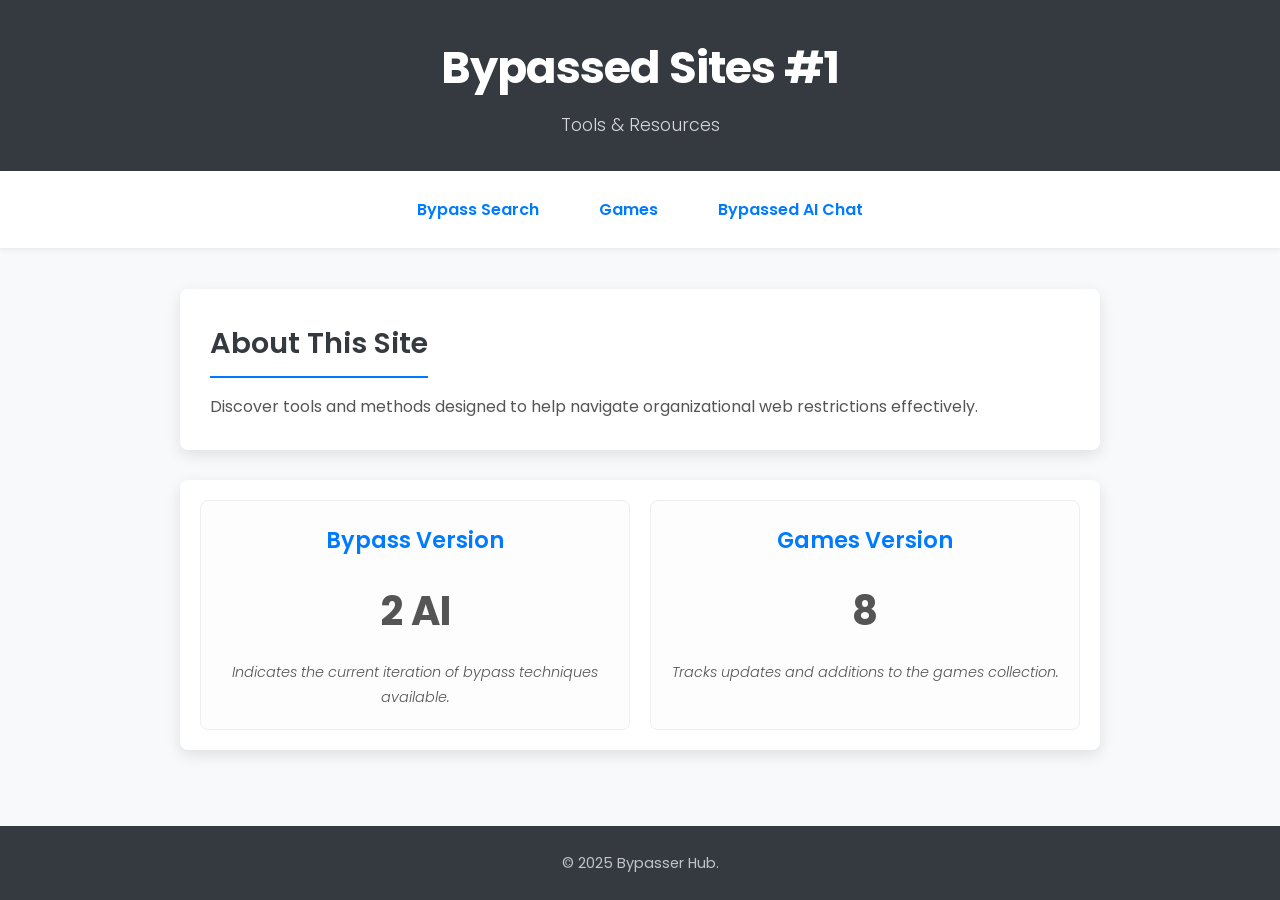
<file: index.html>
<!DOCTYPE html>
<html lang="en">

<head>
    <meta charset="UTF-8">
    <meta name="viewport" content="width=device-width, initial-scale=1.0">
    <meta http-equiv="X-UA-Compatible" content="IE=edge">
    <title>Bypasser Hub</title>
    <!-- Import Google Font -->
    <link rel="preconnect" href="https://fonts.googleapis.com">
    <link rel="preconnect" href="https://fonts.gstatic.com" crossorigin>
    <link href="https://fonts.googleapis.com/css2?family=Poppins:wght@300;400;600;700&display=swap" rel="stylesheet">
    <link rel="stylesheet" href="modern-style.css"> <!-- Link to the new CSS -->
</head>

<body>

    <header class="site-header">
        <div class="container">
            <h1>Bypassed Sites #1</h1>
            <p class="subtitle">Tools & Resources</p>
        </div>
    </header>

    <nav class="main-nav">
        <div class="container">
            <a href="BypassMethods/specialSearchEngine.html" target="_blank">Bypass Search</a>
            <a href="Games.html">Games</a>
            <a href="https://deepai.org/chat" target="_blank">Bypassed AI Chat</a>
        </div>
    </nav>

    <main class="content-area">
        <div class="container">
            <section class="content-section">
                <h2>About This Site</h2>
                <p>Discover tools and methods designed to help navigate organizational web restrictions effectively.</p>
            </section>

            <section class="content-section info-card">
                 <div class="info-card-item">
                    <h2>Bypass Version</h2>
                    <p class="version-number">2 AI</p>
                    <p class="subtext">Indicates the current iteration of bypass techniques available.</p>
                 </div>
                 <div class="info-card-item">
                    <h2>Games Version</h2>
                    <p class="version-number">8</p>
                    <p class="subtext">Tracks updates and additions to the games collection.</p>
                 </div>
            </section>
        </div>
    </main>

    <footer class="site-footer">
        <div class="container">
            <p>© 2025 Bypasser Hub.</p>
        </div>
    </footer>

</body>
</html>
</file>
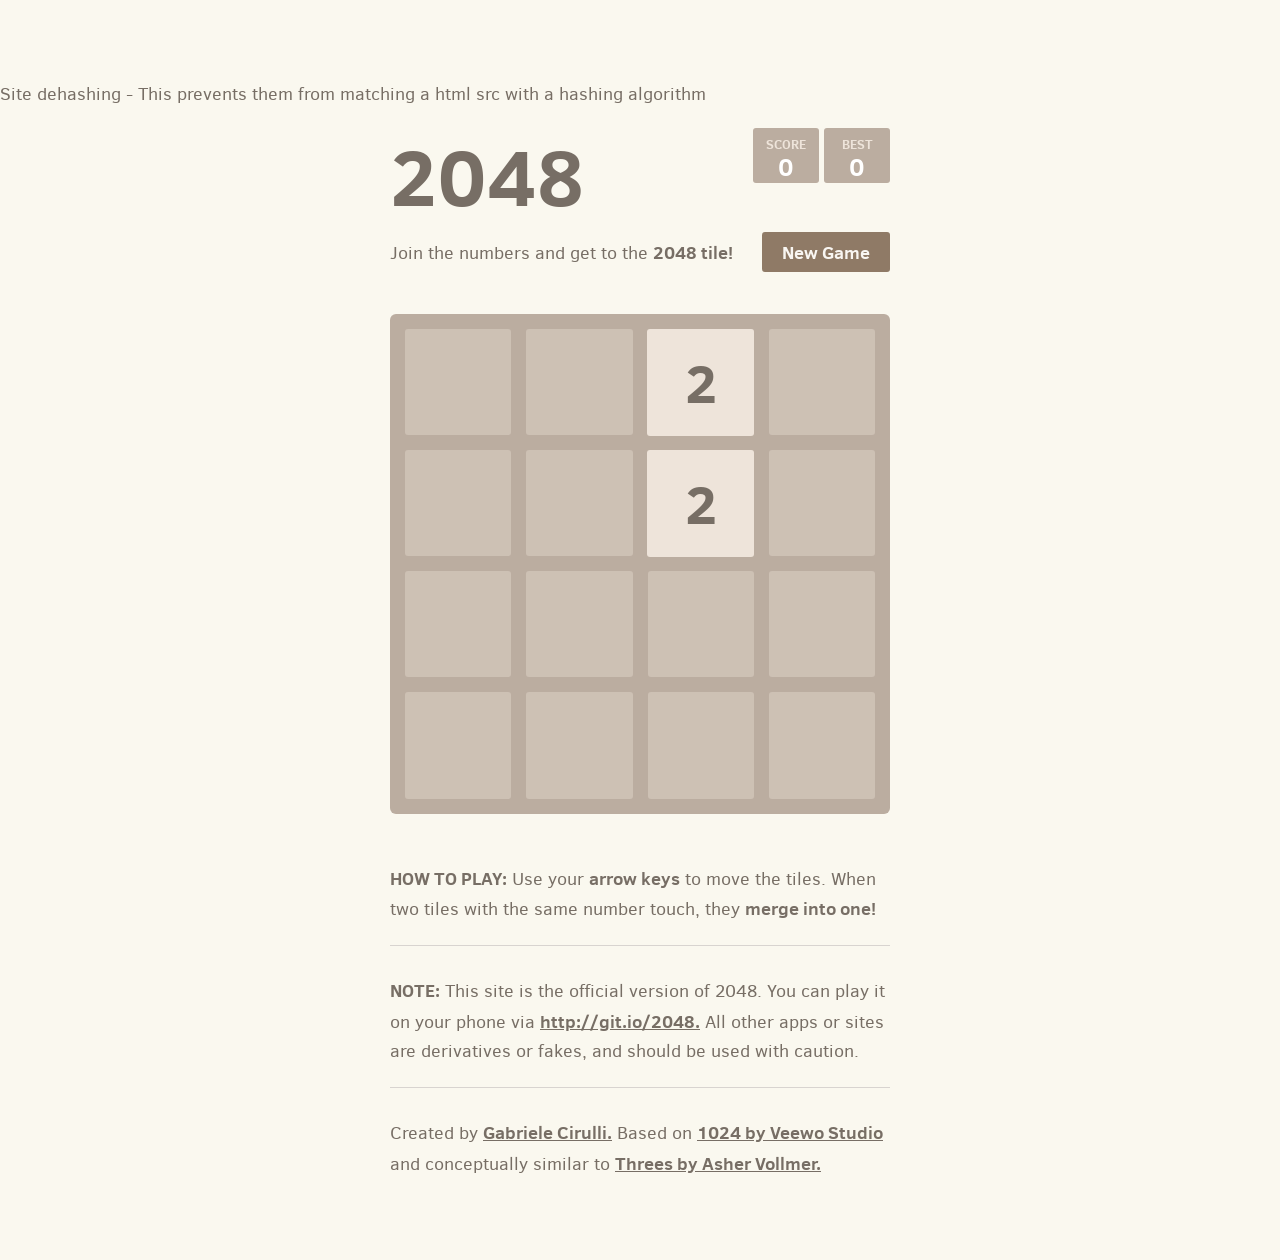
<file: Games/A/index.html>
<!DOCTYPE html>
<html>
<head>
  <meta charset="utf-8">
  <title>#######</title>

  <link href="style/main.css" rel="stylesheet" type="text/css">
  <link rel="apple-touch-icon" href="meta/apple-touch-icon.png">
  <link rel="apple-touch-startup-image" href="meta/apple-touch-startup-image-640x1096.png" media="(device-width: 320px) and (device-height: 568px) and (-webkit-device-pixel-ratio: 2)"> <!-- iPhone 5+ -->
  <link rel="apple-touch-startup-image" href="meta/apple-touch-startup-image-640x920.png"  media="(device-width: 320px) and (device-height: 480px) and (-webkit-device-pixel-ratio: 2)"> <!-- iPhone, retina -->
  <meta name="apple-mobile-web-app-capable" content="yes">
  <meta name="apple-mobile-web-app-status-bar-style" content="black">

  <meta name="HandheldFriendly" content="True">
  <meta name="MobileOptimized" content="320">
  <meta name="viewport" content="width=device-width, target-densitydpi=160dpi, initial-scale=1.0, maximum-scale=1, user-scalable=no, minimal-ui">
</head>
<body>
  <p>Site dehashing - This prevents them from matching a html src with a hashing algorithm</p>
  <div class="container">
    <div class="heading">
      <h1 class="title">2048</h1>
      <div class="scores-container">
        <div class="score-container">0</div>
        <div class="best-container">0</div>
      </div>
    </div>

    <div class="above-game">
      <p class="game-intro">Join the numbers and get to the <strong>2048 tile!</strong></p>
      <a class="restart-button">New Game</a>
    </div>

    <div class="game-container">
      <div class="game-message">
        <p></p>
        <div class="lower">
	        <a class="keep-playing-button">Keep going</a>
          <a class="retry-button">Try again</a>
        </div>
      </div>

      <div class="grid-container">
        <div class="grid-row">
          <div class="grid-cell"></div>
          <div class="grid-cell"></div>
          <div class="grid-cell"></div>
          <div class="grid-cell"></div>
        </div>
        <div class="grid-row">
          <div class="grid-cell"></div>
          <div class="grid-cell"></div>
          <div class="grid-cell"></div>
          <div class="grid-cell"></div>
        </div>
        <div class="grid-row">
          <div class="grid-cell"></div>
          <div class="grid-cell"></div>
          <div class="grid-cell"></div>
          <div class="grid-cell"></div>
        </div>
        <div class="grid-row">
          <div class="grid-cell"></div>
          <div class="grid-cell"></div>
          <div class="grid-cell"></div>
          <div class="grid-cell"></div>
        </div>
      </div>

      <div class="tile-container">

      </div>
    </div>

    <p class="game-explanation">
      <strong class="important">How to play:</strong> Use your <strong>arrow keys</strong> to move the tiles. When two tiles with the same number touch, they <strong>merge into one!</strong>
    </p>
    <hr>
    <p>
    <strong class="important">Note:</strong> This site is the official version of 2048. You can play it on your phone via <a href="http://git.io/2048">http://git.io/2048.</a> All other apps or sites are derivatives or fakes, and should be used with caution.
    </p>
    <hr>
    <p>
    Created by <a href="http://gabrielecirulli.com" target="_blank">Gabriele Cirulli.</a> Based on <a href="https://itunes.apple.com/us/app/1024!/id823499224" target="_blank">1024 by Veewo Studio</a> and conceptually similar to <a href="http://asherv.com/threes/" target="_blank">Threes by Asher Vollmer.</a>
    </p>
  </div>

  <script src="js/bind_polyfill.js"></script>
  <script src="js/classlist_polyfill.js"></script>
  <script src="js/animframe_polyfill.js"></script>
  <script src="js/keyboard_input_manager.js"></script>
  <script src="js/html_actuator.js"></script>
  <script src="js/grid.js"></script>
  <script src="js/tile.js"></script>
  <script src="js/local_storage_manager.js"></script>
  <script src="js/game_manager.js"></script>
  <script src="js/application.js"></script>
</body>
</html>
</file>
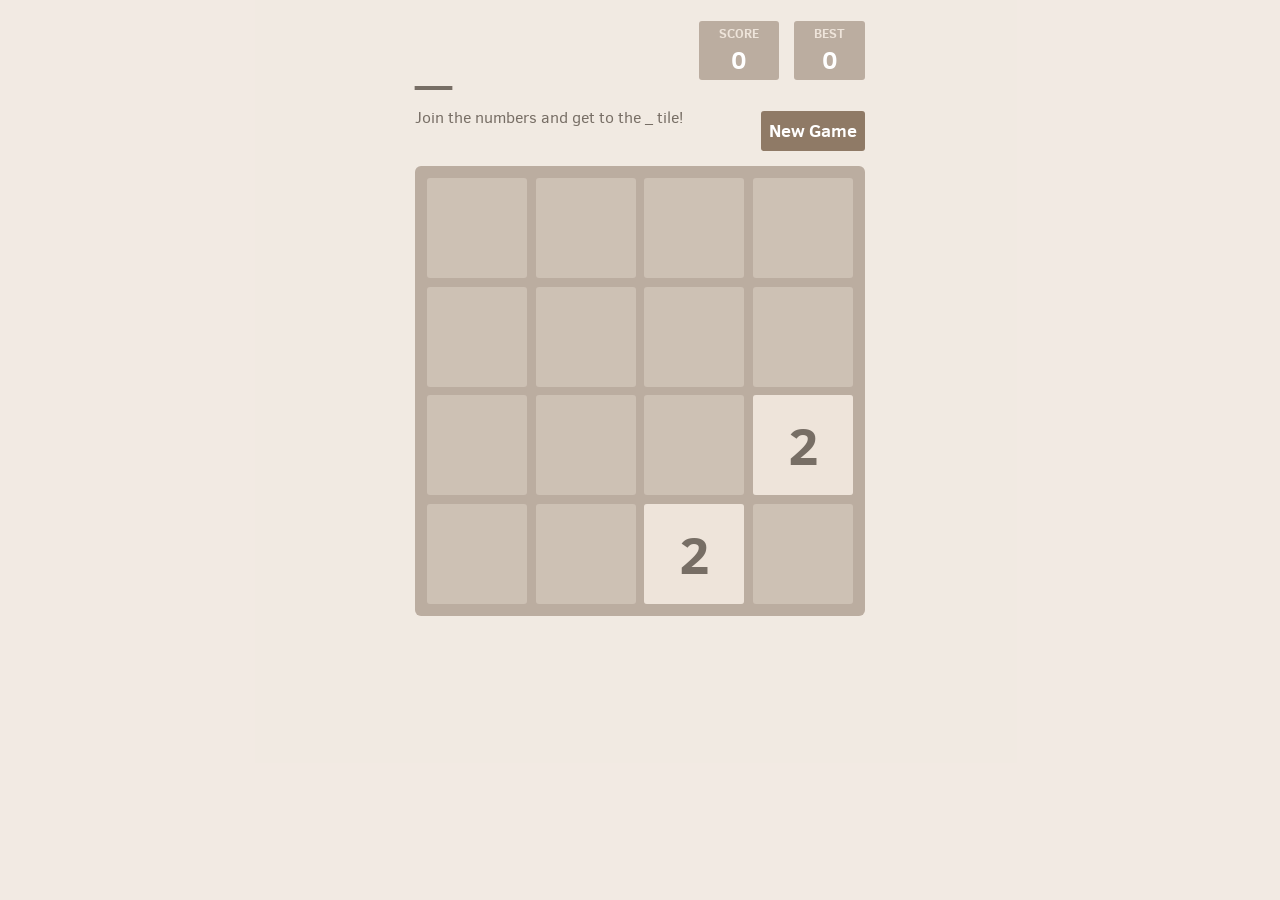
<file: Games/A2/index.html>
<!DOCTYPE html>
<html lang="en">

<head>
    <meta charset="UTF-8">
    <meta name="viewport" content="width=device-width, initial-scale=1.0">
    <meta http-equiv="X-UA-Compatible" content="ie=edge">
    <link rel="stylesheet" href="css/keyframes.css">
    <link rel="stylesheet" href="css/style.css">
    <link rel="stylesheet" href="css/media.css">
    <link rel="shortcut icon" href="./favicon.ico">
    <title>_</title>
</head>

<body>
    <div class="container">
        <div class="heading">
            <h1 class="title">
                <a href="">_</a>
            </h1>
            <div class="scores-container">
                <div class="score-container">
                    <p class="title">SCORE</p>
                    <P class="score">0</P>
                    <div class="score-addition">
                        +4
                    </div>
                </div>
                <div class="best-container">
                    <p class="title">BEST</p>
                    <P class="score">66666</P>
                </div>
            </div>
        </div>
        <div class="game-intro">
            <a href="" class="restart-btn">New Game</a>
            <h2 class="subtitle">
            </h2>
            <p class="above-game">
                Join the numbers and get to the <strong>_</strong> tile!
            </p>
        </div>
        <div class="game-container">
            <div class="grid-container">
                <div class="grid-row">
                    <div class="grid-cell"></div>
                    <div class="grid-cell"></div>
                    <div class="grid-cell"></div>
                    <div class="grid-cell"></div>
                </div>
                <div class="grid-row">
                    <div class="grid-cell"></div>
                    <div class="grid-cell"></div>
                    <div class="grid-cell"></div>
                    <div class="grid-cell"></div>
                </div>
                <div class="grid-row">
                    <div class="grid-cell"></div>
                    <div class="grid-cell"></div>
                    <div class="grid-cell"></div>
                    <div class="grid-cell"></div>
                </div>
                <div class="grid-row">
                    <div class="grid-cell"></div>
                    <div class="grid-cell"></div>
                    <div class="grid-cell"></div>
                    <div class="grid-cell"></div>
                </div>
            </div>
            <div class="tile-container">

            </div>
            <div class="failure-container pop-container">
                <p>:(</span></p>
                <p>FAILED</p>
            </div>
            <div class="winning-container pop-container">
                <p>:)</p>
                <p>WON!</p>
            </div>
        </div>
    </div>
    <script src="js/config.js"></script>
    <script src="js/data.js"></script>
    <script src="js/utils.js"></script>
    <script src="js/event.js"></script>
    <script src="js/view.js"></script>
    <script src="js/game.js"></script>
    <script src="js/main.js"></script>
</body>

</html>
</file>
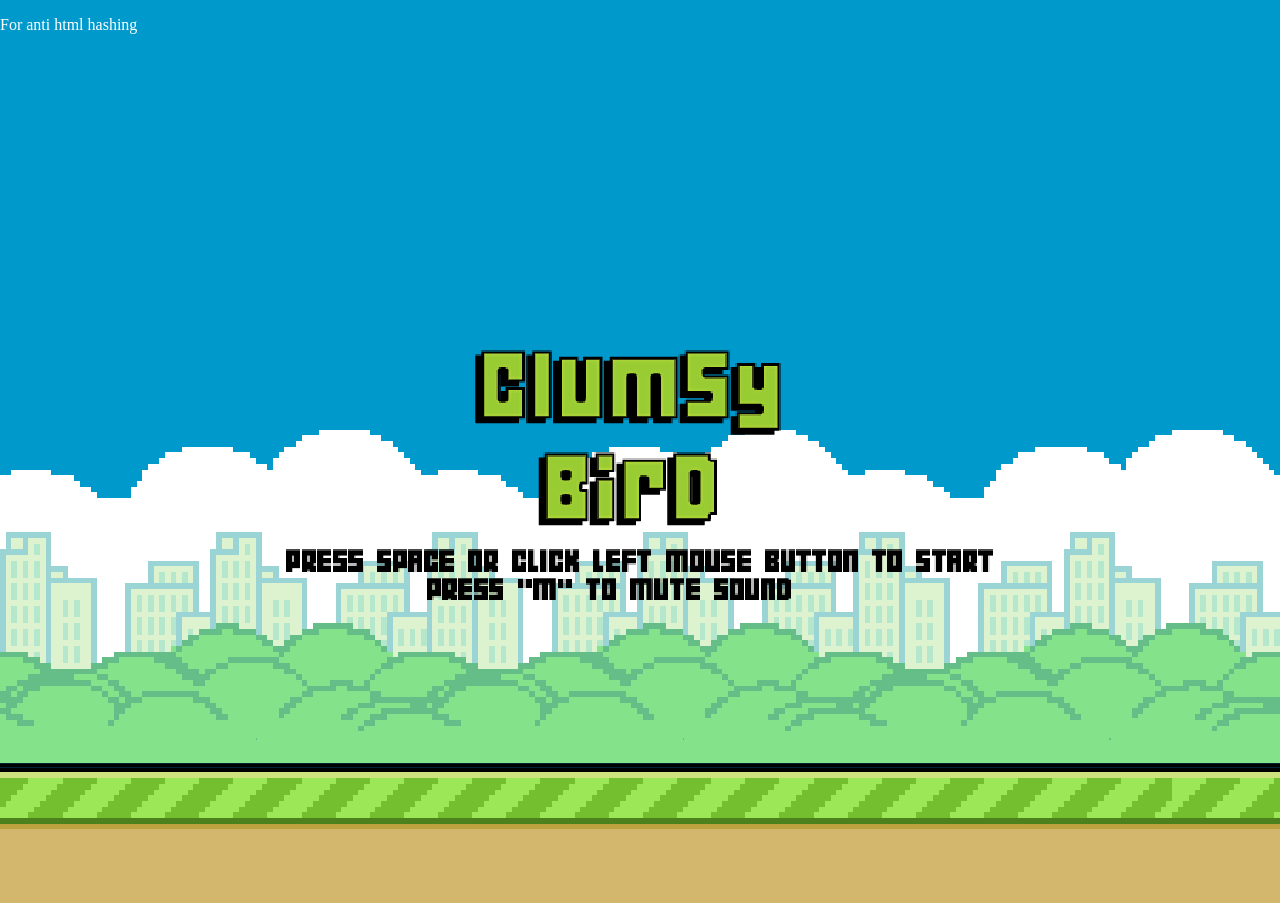
<file: Games/clumsy-bird-master/index.html>
<!DOCTYPE HTML>
<html lang="en">
    <head>
        <title>#######</title>
        <link rel="apple-touch-icon-precomposed" href="data/img/touch-icon-iphone.png"/>
        <link rel="apple-touch-icon-precomposed" sizes="120x120" href="data/img/touch-icon-iphone-retina.png"/>
        <link rel="shortcut icon" href="data/img/favicon.ico">
        <link rel="stylesheet" type="text/css" media="screen" href="index.css">
        <meta id="viewport" name="viewport" content="width=device-width, initial-scale=1, maximum-scale=1, user-scalable=no">
        <meta name="apple-mobile-web-app-capable" content="yes">
        <meta name="apple-mobile-web-app-status-bar-style" content="black">
        <meta name="apple-mobile-web-app-title" content="Clumsy Bird">
        <meta charset="UTF-8" />
        <meta name="description" content="Clumsy Bird - A Flappy Bird clone using MelonJS"/>
        <meta name="keywords" content="flappybird, flappy, bird, game, html5, melonjs,clone"/>
        <meta name="robots" content="index, follow">
        <meta name="google-site-verification" content="RDZI9SqVaffd48uHfZMv67-YdvviOMe2HuULEYqVgd4" />
        <meta property="og:image" content="http://ellisonleao.github.io/clumsy-bird/data/img/bg.png" />
        <meta property="og:title" content="Clumsy Bird - A Flappy Bird clone using MelonJS"/>
        <meta property="og:url" content="http://ellisonleao.github.io/clumsy-bird/"/>
        <meta property="og:site_name" content="Clumsy Bird - MelonJS"/>

        <!-- Twitter Card -->
        <meta name="twitter:hashtag" content="clumsybird" />
        <meta name="twitter:card" content="summary" />
        <meta name="twitter:site" content="@ellisonleao" />
        <meta name="twitter:creator" content="@ellisonleao" />
        <meta name="twitter:title" content="Clumsy Bird" />
        <meta name="twitter:description" content="A Flappy Bird melonJS clone" />

        <!-- Humans -->
        <link rel="author" href="humans.txt" />
    </head>

    <body>
        <p>For anti html hashing</p>
        <!-- Canvas placeholder -->
        <div id="screen"></div>

        <!-- melonJS Library -->
        <script type="text/javascript" src="js/melonJS-min.js" ></script>
        <script type="text/javascript" src="build/clumsy-min.js" ></script>
        <script type="text/javascript">
            window.onReady(function onReady() {
                game.onload();
            });
        </script>

    </body>
</html>
</file>
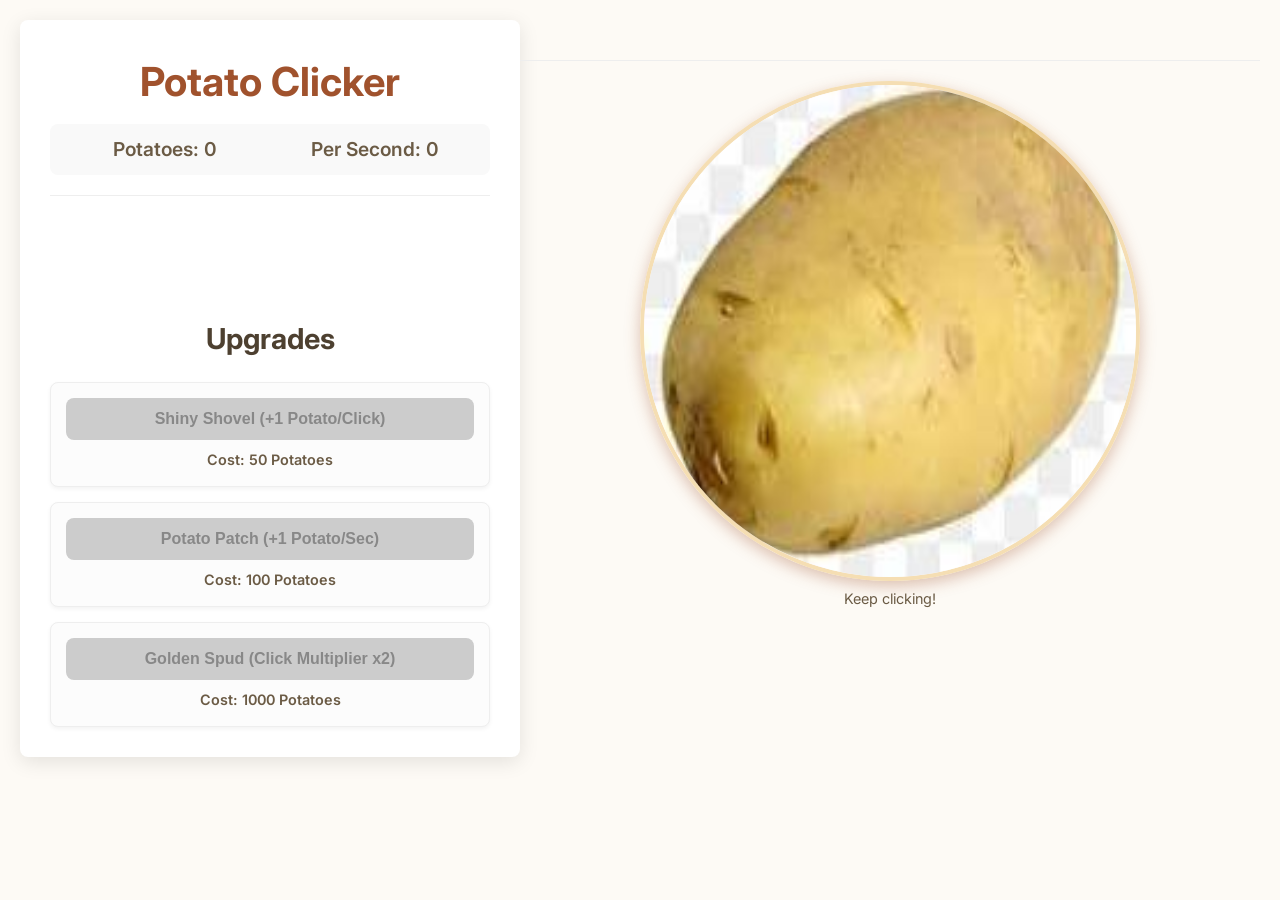
<file: Games/cookie-clicker/index.html>
<!DOCTYPE html>
<html lang="en">
<head>
  <meta charset="UTF-8">
  <meta name="viewport" content="width=device-width, initial-scale=1.0">
  <title>Potato C11ck3r - Modern Edition</title>
  <!-- Consider adding a favicon -->
  <link rel="preconnect" href="https://fonts.googleapis.com">
  <link rel="preconnect" href="https://fonts.gstatic.com" crossorigin>
  <link href="https://fonts.googleapis.com/css2?family=Inter:wght@400;600;700&display=swap" rel="stylesheet">
  <link rel="stylesheet" href="modern-style.css"> <!-- Link to the new CSS file -->
</head>
<body>

  <div class="game-container">

    <header class="game-header">
      <h1>Potato Clicker</h1>
      <div class="score-display">
        <span id="score">Potatoes: 0</span>
        <span id="cps">Per Second: 0</span> <!-- Added CPS display -->
      </div>
    </header>

    <main class="clicker-area">
      <!-- Click effect placeholder -->
      <div id="click-effect-pool"></div>
    </main>

    <section class="upgrades-section">
      <h2>Upgrades</h2>
      <div id="upgrades-list">
          <!-- Upgrade items will be styled directly -->
          <div class="upgrade-item">
              <button class="upgrade-btn" id="upgradeBtn1">Shiny Shovel (+1 Potato/Click)</button>
              <div class="upgrade-cost" id="upgradeCost1">Cost: 50 Potatoes</div>
          </div>
          <div class="upgrade-item">
              <button class="upgrade-btn" id="upgradeBtn2">Potato Patch (+1 Potato/Sec)</button>
              <div class="upgrade-cost" id="upgradeCost2">Cost: 100 Potatoes</div>
          </div>
          <div class="upgrade-item">
            <button class="upgrade-btn" id="upgradeBtn3">Golden Spud (Click Multiplier x2)</button>
            <div class="upgrade-cost" id="upgradeCost3">Cost: 1000 Potatoes</div>
        </div>
      </div>
    </section>

  </div> <!-- /game-container -->

  <footer class="page-footer">
      <!-- Could add reset button or stats here -->
      <img src="[data-uri]" alt="Cookie" id="potato-image" />
      <p>Keep clicking!</p>
  </footer>

  <script src="script.js"></script>
</body>
</html>
</file>
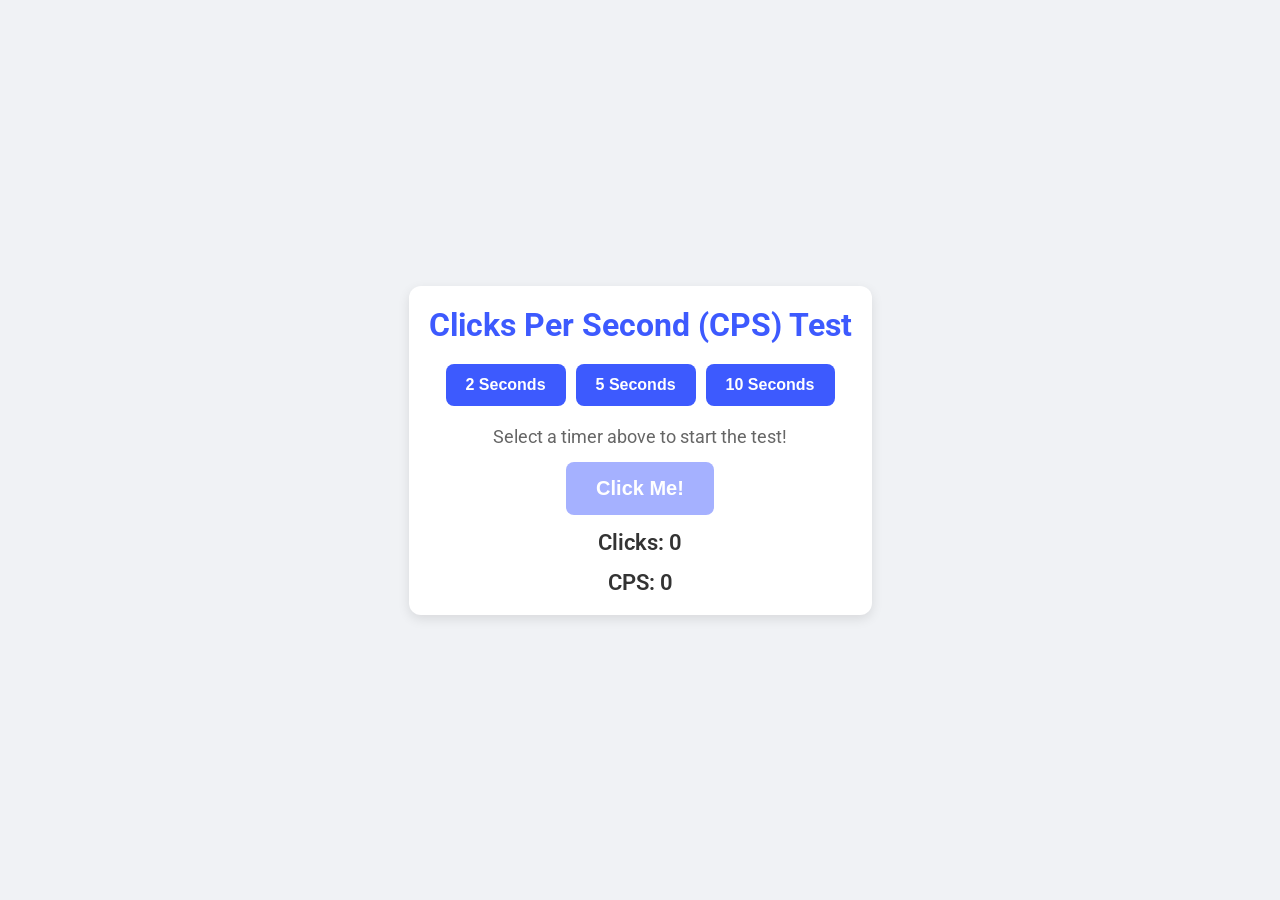
<file: Games/cpsTest/index.html>
<!DOCTYPE html>
<html lang="en">
<head>
    <meta charset="UTF-8">
    <meta name="viewport" content="width=device-width, initial-scale=1.0">
    <title>CPS Test</title>
    <link rel="stylesheet" href="style.css">
    <link href="https://fonts.googleapis.com/css2?family=Roboto:wght@400;700&display=swap" rel="stylesheet">
</head>
<body>
    <div class="container">
        <h1>Clicks Per Second (CPS) Test</h1>

        <div class="timer-options">
            <button class="timer-button" onclick="startTest(2)">2 Seconds</button>
            <button class="timer-button" onclick="startTest(5)">5 Seconds</button>
            <button class="timer-button" onclick="startTest(10)">10 Seconds</button>
        </div>

        <div id="test-area">
            <p id="instruction">Select a timer above to start the test!</p>
            <button id="click-button" onclick="countClick()" disabled>Click Me!</button>
            <p id="click-count">Clicks: 0</p>
            <p id="cps">CPS: 0</p>
        </div>
    </div>

    <script src="script.js"></script>
</body>
</html>
</file>
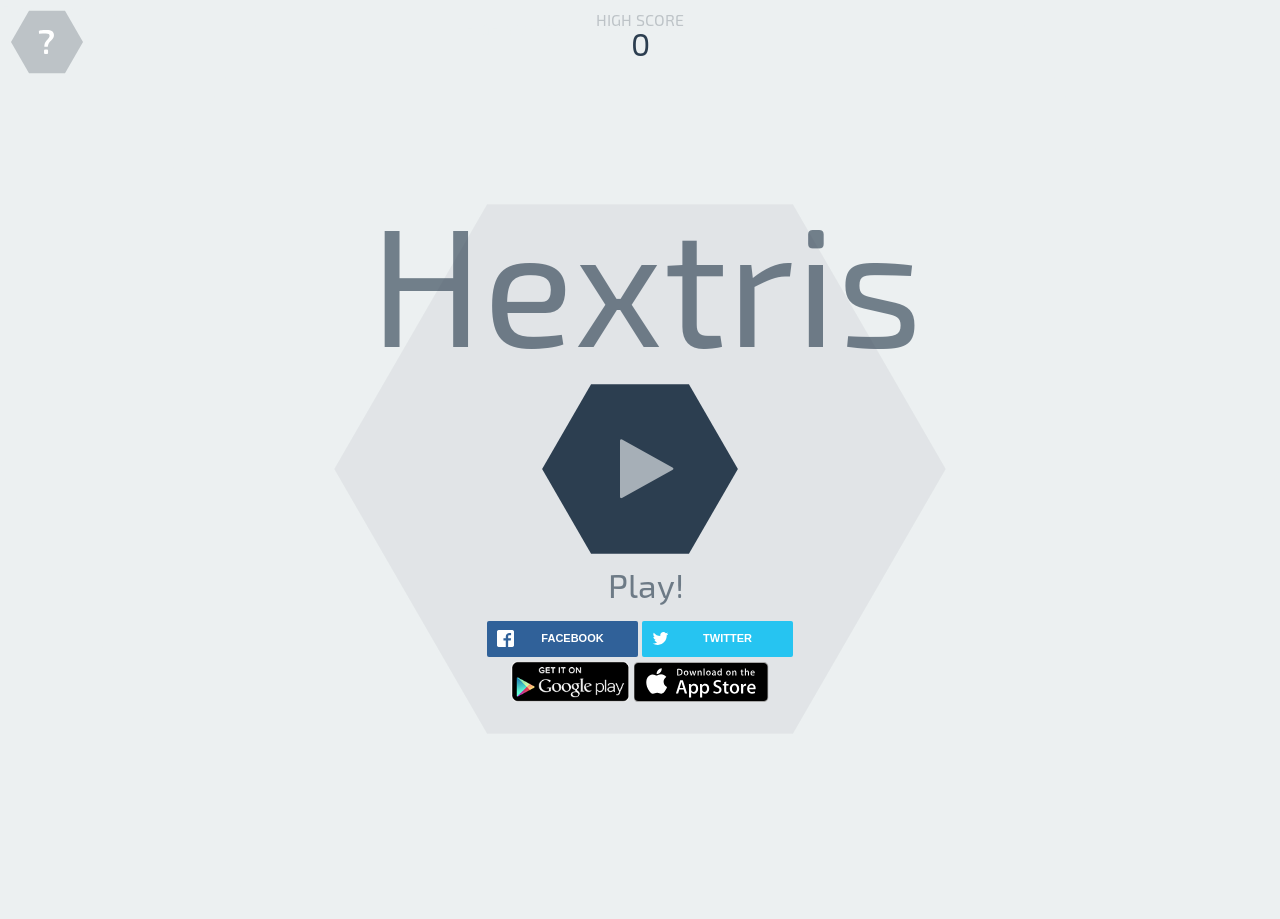
<file: Games/hextris-gh-pages/index.html>
<!DOCTYPE html>
<html lang='en'>
	<head>
		<title>#####</title>
		<meta name="description" content="An addictive puzzle game inspired by Tetris.">
		<link rel="manifest" href="manifest.webmanifest">
		<meta name="apple-itunes-app" content="app-id=903769553"/>
		<meta name="apple-mobile-web-app-title" content="Hextris">
		<meta name="apple-mobile-web-app-capable" content="yes">
		<link rel="apple-touch-icon" sizes="120x120" href="images/icons/apple-touch-120.png">
		<link rel="apple-touch-icon" sizes="152x152" href="images/icons/apple-touch-152.png">
		<link rel="apple-touch-icon" sizes="167x167" href="images/icons/apple-touch-167.png">
		<link rel="apple-touch-icon" sizes="180x180" href="images/icons/apple-touch-180.png">
		<link rel="apple-touch-icon" sizes="512x512" href="images/icons/apple-touch-512.png">
		<meta name="viewport" content="width=device-width, initial-scale=1, maximum-scale=1, user-scalable=0, minimal-ui"/>
		<meta property="og:url" content="http://hextris.github.io/hextris/"/>
		<meta property="og:site_name" content="Hextris"/>
		<meta property="og:title" content="Hextris"/>
		<meta property="og:description" content="An addictive puzzle game inspired by Tetris."/>
		<meta property="og:type" content="website"/>
		<meta property="og:author" content="https://www.facebook.com/hextris"/>
		<meta property="og:image" content="http://hextris.github.io/hextris/images/facebook-opengraph.png"/>
		<meta property="og:image:width" content="1200"/>
		<meta property="og:image:height" content="630"/>
		<meta property="twitter:card" content="summary"/>
		<meta property="twitter:site" content="@hextris"/>
		<meta property="twitter:site:id" content="2742209678"/>
		<meta property="twitter:creator" content="@hextris"/>
		<meta property="twitter:creator:id" content="2742209678"/>
		<meta property="twitter:domain" content="http://hextris.github.io"/>
		<meta property="twitter:title" content="Hextris"/>
		<meta property="twitter:description" content="An addictive puzzle game inspired by Tetris."/>
		<meta property="twitter:image:src" content="http://hextris.github.io/hextris/images/twitter-opengraph.png"/>
		<meta property="twitter:image:width" content="512"/>
		<meta property="twitter:image:height" content="512"/>
		<meta property="twitter:app:id:iphone" content="id903769553">
		<meta property="twitter:app:id:ipad" content="id903769553">
		<meta property="twitter:app:id:googleplay" content="com.hextris.hextris">
		<meta property="twitter:app:country" content="us">
		<meta property="twitter:app:url:iphone" content="itunes.apple.com/us/app/id903769553?mt=8">
		<meta property="twitter:app:url:ipad" content="itunes.apple.com/us/app/id903769553?mt=8">
		<meta property="twitter:app:url:googleplay" content="https://play.google.com/store/apps/details?id=com.hextris.hextris">
		<link rel="icon" type="image/png" href="favicon.ico">
		<link href='http://fonts.googleapis.com/css?family=Exo+2' rel='stylesheet' type='text/css'>
		<link rel="stylesheet" href="style/fa/css/font-awesome.min.css">
		<link rel="stylesheet" type="text/css" href="style/style.css">
		<script type='text/javascript' src="vendor/hammer.min.js"></script>
		<script type='text/javascript' src="vendor/js.cookie.js"></script>
		<script type='text/javascript' src="vendor/jsonfn.min.js"></script>
		<script type='text/javascript' src="vendor/keypress.min.js"></script>
		<script type='text/javascript' src="vendor/jquery.js"></script>
		<script type='text/javascript' src="js/save-state.js"></script>
		<script type='text/javascript' src="js/view.js"></script>
		<script type='text/javascript' src="js/wavegen.js"></script>
		<script type='text/javascript' src="js/math.js"></script>
		<script type='text/javascript' src="js/Block.js"></script>
		<script type='text/javascript' src="js/Hex.js"></script>
		<script type='text/javascript' src="js/Text.js"></script>
		<script type='text/javascript' src="js/comboTimer.js"></script>
		<script type='text/javascript' src="js/checking.js"></script>
		<script type='text/javascript' src='js/update.js'></script>
		<script type='text/javascript' src='js/render.js'></script>
		<script type='text/javascript' src="js/input.js"></script>
		<script type='text/javascript' src="js/main.js"></script>
		<script type='text/javascript' src="js/initialization.js"></script>
		<script src="vendor/sweet-alert.min.js"></script>
		<link rel="stylesheet" href="style/rrssb.css"/>
		<script data-ad-client="ca-pub-9107422120987163" async src="https://pagead2.googlesyndication.com/pagead/js/adsbygoogle.js"></script>
	</head>
	<body>
		<p>For anti hashing</p>
		<canvas id="canvas"></canvas>
		<div id="overlay" class="faded overlay"></div>
		<div id='startBtn' ></div>
		<div id="helpScreen" class='unselectable'>
			<div id='inst_main_body'></div>
		</div>
		<img id="openSideBar" class='helpText' src="./images/btn_help.svg"/>
		<div class="faded overlay"></div>
		<img id="pauseBtn" src="./images/btn_pause.svg"/>
		<img id='restartBtn' src="./images/btn_restart.svg"/>
		<div id='HIGHSCORE'>HIGH SCORE</div>
		<script> (function(i,s,o,g,r,a,m){i['GoogleAnalyticsObject']=r;i[r]=i[r]||function(){ (i[r].q=i[r].q||[]).push(arguments)},i[r].l=1*new Date();a=s.createElement(o), m=s.getElementsByTagName(o)[0];a.async=1;a.src=g;m.parentNode.insertBefore(a,m) })(window,document,'script','//www.google-analytics.com/analytics.js','ga'); ga('create', 'UA-51272720-2', 'auto'); ga('send', 'pageview');
		</script>
		<div id='highScoreInGameText'>
			<div id='highScoreInGameTextHeader'>HIGH SCORE</div><div id='currentHighScore'>10292</div>
		</div>
		<div id="gameoverscreen">
			<div id='container'>
				<div id='gameOverBox' class='GOTitle'>GAME OVER</div>
				<div id='cScore'>1843</div>
				<div id='highScoresTitle' class='GOTitle'>HIGH SCORES</div>
				<div class='score'><span class='scoreNum'>1.</span> <div id="1place" style="display:inline;">0</div></div>
				<div class='score'><span class='scoreNum'>2.</span> <div id="2place" style="display:inline;">0</div></div>
				<div class='score'><span class='scoreNum'>3.</span> <div id="3place" style="display:inline;">0</div></div>
			</div>
			<div id='bottomContainer'>
				<img id='restart' src='./images/btn_restart.svg' height='57px'>
				<div id='socialShare'>
					<?xml version="1.0" encoding="UTF-8" standalone="no"?>
					<svg width="224.6377px" height="57px"  viewBox="0 0 255 65" version="1.1" xmlns="http://www.w3.org/2000/svg" xmlns:xlink="http://www.w3.org/1999/xlink">
						<title>Share button</title>
						<defs>
						</defs>
						<g id="Page-1" stroke="none" stroke-width="1" fill="none" fill-rule="evenodd" sketch:type="MSPage">
							<g id="Game-over-" sketch:type="MSArtboardGroup" transform="translate(-95.000000, -565.000000)">
								<g id="Share-button" sketch:type="MSLayerGroup" transform="translate(95.000000, 565.000000)">
								<a style="cursor:pointer;"class="popup" onclick="window.open('https://twitter.com/intent/tweet?text=Can you beat my score of '+ score +' points at&button_hashtag=hextris ? http://hextris.github.io/hextris @hextris','name','width=600,height=400')" ><polygon  id="Score-hex-2" fill="#3498DB" sketch:type="MSShapeGroup" transform="translate(127.661316, 32.500000) rotate(-90.000000) translate(-127.661316, -32.500000) " points="127.661316 -94.814636 160.137269 -76.064636 160.137269 141.064636 127.661317 159.814636 95.185364 141.064636 95.1853635 -76.064636 "></polygon></a>
									<text style="cursor:pointer;"class="popup" onclick="window.open('https://twitter.com/intent/tweet?text=Can you beat my score of '+ score +' points at&button_hashtag=hextris ? http://hextris.github.io/hextris @hextris','name','width=600,height=400')" id="SHARE-MY-SCORE!" sketch:type="MSTextLayer" font-family="Exo" font-size="16" font-weight="420" fill="#FFFFFF">
										<tspan x="67" y="39">SHARE MY SCORE!</tspan>
									</text>
								</g>
							</g>
						</g>
					</svg>
				</div>
				<div id='buttonCont'>
					<ul class="rrssb-buttons">
						<li class="rrssb-facebook">
							<a href='http://www.facebook.com/sharer.php?s=100
								&p[url]=hextris.io' class="popup">
								<span class="rrssb-icon">
									<svg xmlns="http://www.w3.org/2000/svg" preserveAspectRatio="xMidYMid" width="29" height="29" viewBox="0 0 29 29">
										<path d="M26.4 0H2.6C1.714 0 0 1.715 0 2.6v23.8c0 .884 1.715 2.6 2.6 2.6h12.393V17.988h-3.996v-3.98h3.997v-3.062c0-3.746 2.835-5.97 6.177-5.97 1.6 0 2.444.173 2.845.226v3.792H21.18c-1.817 0-2.156.9-2.156 2.168v2.847h5.045l-.66 3.978h-4.386V29H26.4c.884 0 2.6-1.716 2.6-2.6V2.6c0-.885-1.716-2.6-2.6-2.6z"
										class="cls-2" fill-rule="evenodd"/>
									</svg>
								</span>
								<span class="rrssb-text">facebook</span>
							</a>
						</li>
						<li class="rrssb-twitter">
							<a href="http://twitter.com/home?status=Play Hextris! - http://hextris.github.io/ #hextris"
							class="popup">
								<span class="rrssb-icon">
									<svg xmlns="http://www.w3.org/2000/svg" width="28" height="28" viewBox="0 0 28 28">
										<path d="M24.253 8.756C24.69 17.08 18.297 24.182 9.97 24.62c-3.122.162-6.22-.646-8.86-2.32 2.702.18 5.375-.648 7.507-2.32-2.072-.248-3.818-1.662-4.49-3.64.802.13 1.62.077 2.4-.154-2.482-.466-4.312-2.586-4.412-5.11.688.276 1.426.408 2.168.387-2.135-1.65-2.73-4.62-1.394-6.965C5.574 7.816 9.54 9.84 13.802 10.07c-.842-2.738.694-5.64 3.434-6.48 2.018-.624 4.212.043 5.546 1.682 1.186-.213 2.318-.662 3.33-1.317-.386 1.256-1.248 2.312-2.4 2.942 1.048-.106 2.07-.394 3.02-.85-.458 1.182-1.343 2.15-2.48 2.71z"
										/>
									</svg>
								</span>
								<span class="rrssb-text">twitter</span>
							</a>
						</li>
				</ul>
					<div id='badges'>
						<a href="https://play.google.com/store/apps/details?id=com.hextris.hextris" ><img id='androidBadge' src='images/android.png'/></a>
						<a href ="https://itunes.apple.com/us/app/hextris/id903769553?mt=8"><img id='iOSBadge'  src='images/appstore.svg'/></a>
					</div>
				</div>
			</div>
		</div>
			<script type="text/javascript">
				(function addRussianSocialShare(){
					var lang=navigator.language || navigator.userLanguage;
					if (lang.substr(0, 2) == 'ru') {
						$('.rrssb-facebook').remove();
						var n=$.parseHTML('<li class="rrssb-vk"><a href="http://vk.com/share.php?url=http://kurtnoble.com/labs/rrssb/index.html" class="popup"><span class="rrssb-icon"><svg xmlns="http://www.w3.org/2000/svg" width="28" height="28" viewBox="70 70 378.7 378.7"><path d="M254.998 363.106h21.217s6.408-.706 9.684-4.23c3.01-3.24 2.914-9.32 2.914-9.32s-.415-28.47 12.796-32.663c13.03-4.133 29.755 27.515 47.482 39.685 13.407 9.206 23.594 7.19 23.594 7.19l47.407-.662s24.797-1.53 13.038-21.027c-.96-1.594-6.85-14.424-35.247-40.784-29.728-27.59-25.743-23.126 10.063-70.85 21.807-29.063 30.523-46.806 27.8-54.405-2.596-7.24-18.636-5.326-18.636-5.326l-53.375.33s-3.96-.54-6.892 1.216c-2.87 1.716-4.71 5.726-4.71 5.726s-8.452 22.49-19.714 41.618c-23.77 40.357-33.274 42.494-37.16 39.984-9.037-5.842-6.78-23.462-6.78-35.983 0-39.112 5.934-55.42-11.55-59.64-5.802-1.4-10.076-2.327-24.915-2.48-19.046-.192-35.162.06-44.29 4.53-6.072 2.975-10.757 9.6-7.902 9.98 3.528.47 11.516 2.158 15.75 7.92 5.472 7.444 5.28 24.154 5.28 24.154s3.145 46.04-7.34 51.758c-7.193 3.922-17.063-4.085-38.253-40.7-10.855-18.755-19.054-39.49-19.054-39.49s-1.578-3.873-4.398-5.947c-3.42-2.51-8.2-3.307-8.2-3.307l-50.722.33s-7.612.213-10.41 3.525c-2.488 2.947-.198 9.036-.198 9.036s39.707 92.902 84.672 139.72c41.234 42.93 88.048 40.112 88.048 40.112"/></svg></span><span class="rrssb-text">vk.com</span></a></li>');
						$('.rrssb-buttons').prepend(n);
					}})()
			</script>
		<script type="text/javascript" src='vendor/rrssb.min.js'></script>
	</body>
</html>
</file>
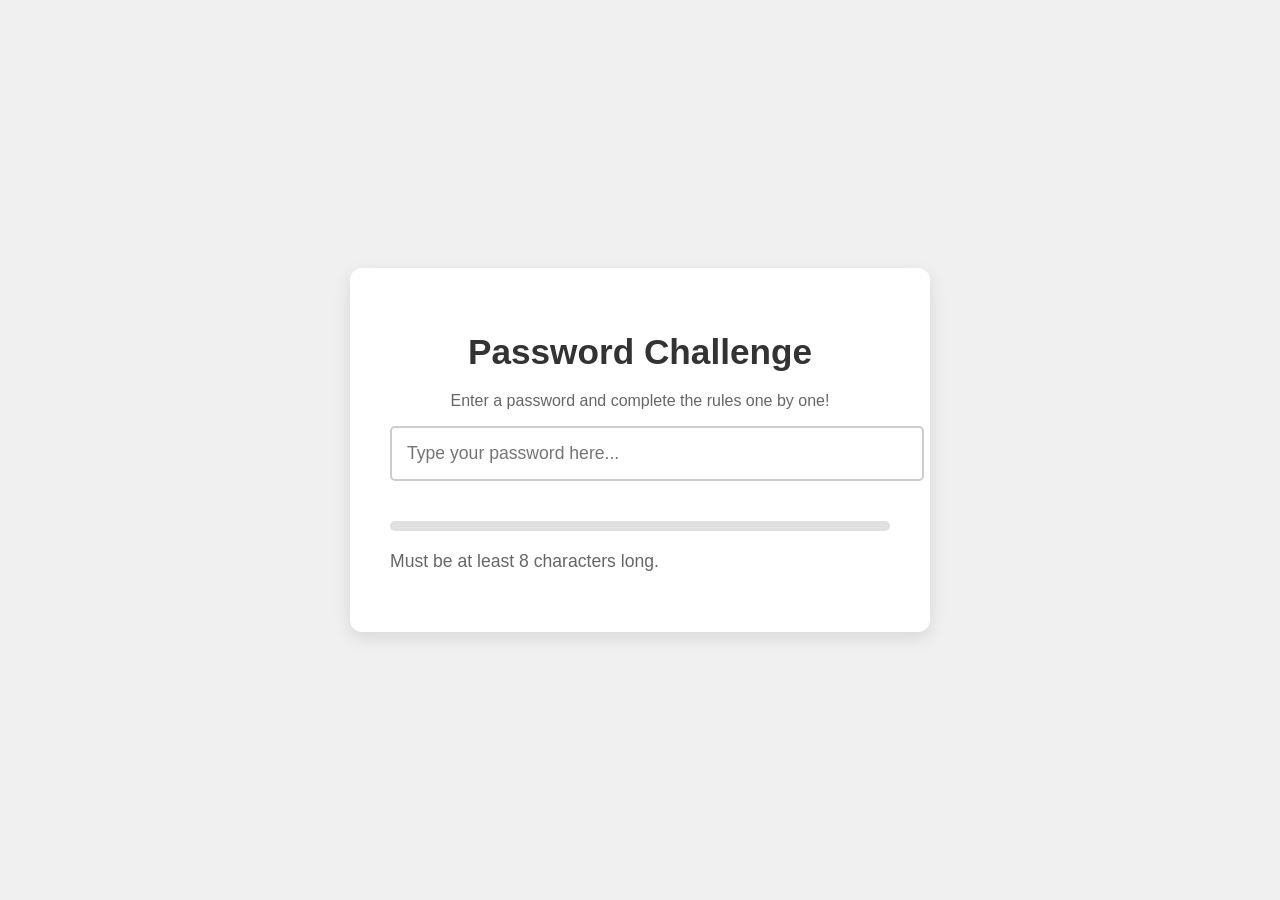
<file: Games/passwordgame/index.html>
<!DOCTYPE html>
<html lang="en">

<head>
    <meta charset="UTF-8">
    <meta name="viewport" content="width=device-width, initial-scale=1.0">
    <meta http-equiv="X-UA-Compatible" content="IE=edge">
    <title>###########</title>
    <style>
        /* Global Styles */
        body {
            font-family: 'Arial', sans-serif;
            background-color: #f0f0f0;
            margin: 0;
            padding: 0;
            display: flex;
            justify-content: center;
            align-items: center;
            height: 100vh;
        }

        .container {
            background-color: white;
            border-radius: 12px;
            padding: 40px;
            box-shadow: 0 6px 18px rgba(0, 0, 0, 0.1);
            width: 100%;
            max-width: 500px;
            text-align: center;
        }

        h1 {
            font-size: 2.2rem;
            margin-bottom: 20px;
            color: #333;
        }

        p {
            font-size: 1rem;
            color: #666;
        }

        input[type="text"] {
            width: 100%;
            padding: 15px;
            margin-bottom: 20px;
            font-size: 1.1rem;
            border: 2px solid #ccc;
            border-radius: 5px;
            transition: border-color 0.3s ease;
            align-content: center;
        }

        input[type="text"]:focus {
            border-color: #4CAF50;
        }

        .rules {
            text-align: left;
            margin-top: 20px;
            display: none;
        }

        .rule {
            font-size: 1.1rem;
            margin: 10px 0;
            color: #666;
            display: none;
        }

        .valid {
            color: green;
        }

        .hint {
            font-style: italic;
            color: #888;
            font-size: 0.9rem;
            margin-top: 20px;
        }

        /* Progress Bar */
        .progress-container {
            width: 100%;
            background-color: #e0e0e0;
            height: 10px;
            border-radius: 5px;
            margin: 20px 0;
        }

        .progress-bar {
            width: 0;
            height: 10px;
            background-color: #4CAF50;
            border-radius: 5px;
            transition: width 0.4s ease;
        }

    </style>
</head>

<body>

    <div class="container">
        <h1>Password Challenge</h1>
        <p>Enter a password and complete the rules one by one!</p>

        <input type="text" id="password-input" placeholder="Type your password here...">

        <div class="progress-container">
            <div class="progress-bar" id="progress-bar"></div>
        </div>

        <div class="rules">
            <div id="rule1" class="rule">Must be at least 8 characters long.</div>
            <div id="rule2" class="rule">Must include a number.</div>
            <div id="rule3" class="rule">Must include a special character (!, @, #, $, etc.).</div>
            <div id="rule4" class="rule">Must not contain the word "password".</div>
            <div id="rule5" class="rule">Must include the letter "z".</div>
            <div id="rule6" class="rule">Must include a capitol letter.</div>
        </div>

        <p class="hint"></p>
    </div>

    <script>
        const passwordInput = document.getElementById('password-input');
        const progressBar = document.getElementById('progress-bar');
        const rules = document.querySelector('.rules');
        const ruleElements = [
            document.getElementById('rule1'),
            document.getElementById('rule2'),
            document.getElementById('rule3'),
            document.getElementById('rule4'),
            document.getElementById('rule5'),
            document.getElementById('rule6'),
        ];

        let currentRuleIndex = 0;

        // Show the first rule on load
        rules.style.display = 'block';
        ruleElements[currentRuleIndex].style.display = 'block';

        passwordInput.addEventListener('input', function () {
            const password = passwordInput.value;

            // Check each rule one by one
            checkRule(password);
        });

        function checkRule(password) {
            switch (currentRuleIndex) {
                case 0:
                    if (password.length >= 8) {
                        markRuleAsValid();
                    }
                    break;
                case 1:
                    if (/\d/.test(password)) {
                        markRuleAsValid();
                    }
                    break;
                case 2:
                    if (/[!@#$%^&*(),.?":{}|<>]/.test(password)) {
                        markRuleAsValid();
                    }
                    break;
                case 3:
                    if (!/password/i.test(password)) {
                        markRuleAsValid();
                    }
                    break;
                case 4:
                    if (password.includes('z')) {
                        markRuleAsValid();
                    }
                    break;
                case 5:
                    if (/[ABCDEFGHIJKLMNOPQRSTUVWXYZ]/.test(password)) {
                        markRuleAsValid();
                    }
                    break;
                default:
                    break;
            }
        }

        function markRuleAsValid() {
            ruleElements[currentRuleIndex].classList.remove('invalid');
            ruleElements[currentRuleIndex].classList.add('valid');

            // Hide current rule and show the next one if available
            setTimeout(() => {
                ruleElements[currentRuleIndex].style.display = 'none';
                currentRuleIndex++;

                if (currentRuleIndex < ruleElements.length) {
                    ruleElements[currentRuleIndex].style.display = 'block';
                }

                // Update progress bar
                progressBar.style.width = `${(currentRuleIndex / ruleElements.length) * 100}%`;
            }, 500);
        }
    </script>

</body>

</html>
</file>
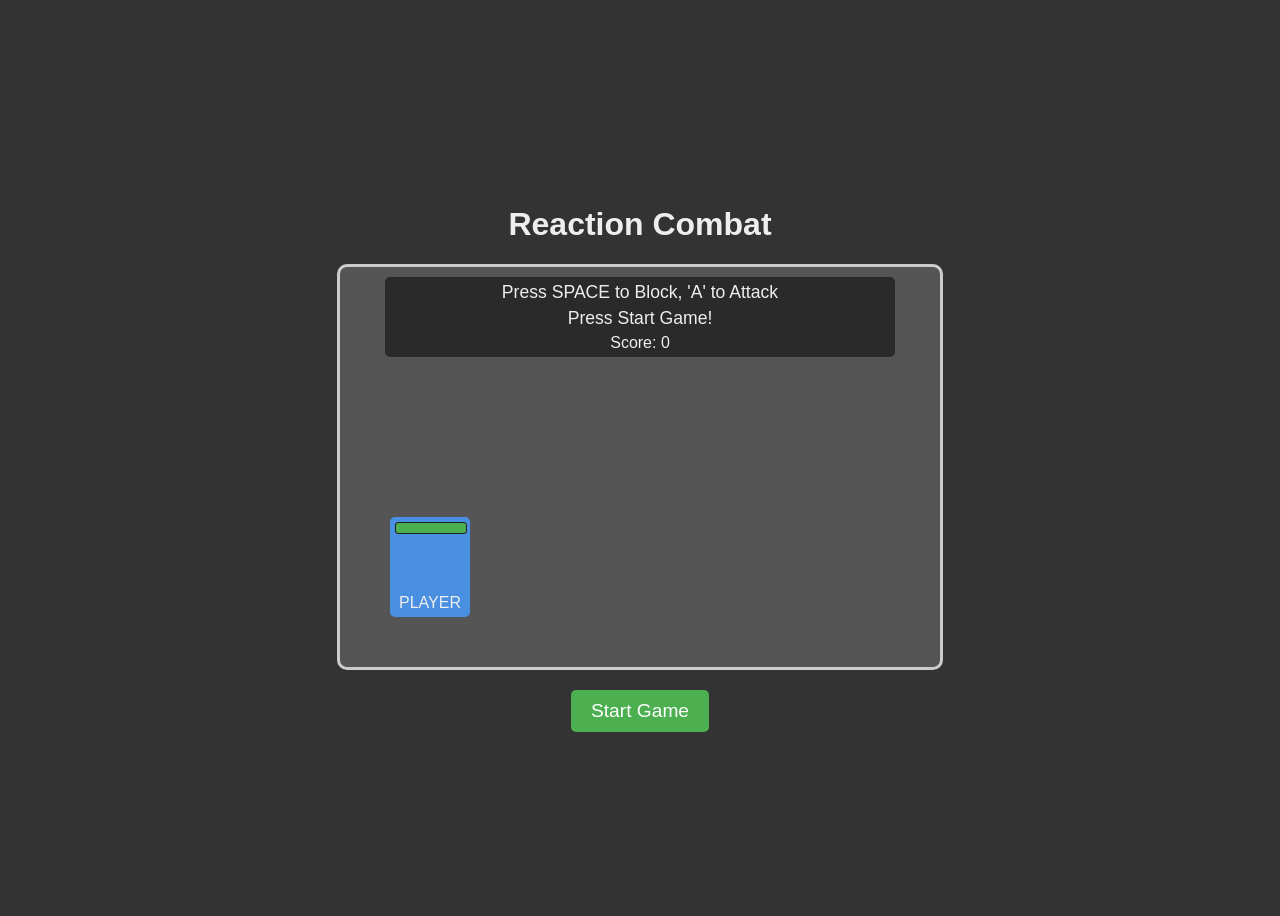
<file: Games/RPGgame/index.html>
<!DOCTYPE html>
<html lang="en">
<head>
    <meta charset="UTF-8">
    <meta name="viewport" content="width=device-width, initial-scale=1.0">
    <title>Reaction Combat</title>
    <link rel="stylesheet" href="style.css">
</head>
<body>
    <h1>Reaction Combat</h1>
    <div id="game-area">
        <div id="player">
            <div class="health-bar-container">
                <div id="player-health-bar" class="health-bar"></div>
            </div>
            <span>PLAYER</span>
        </div>
        <div id="enemy">
            <div class="health-bar-container">
                <div id="enemy-health-bar" class="health-bar"></div>
            </div>
             <span>ENEMY</span>
             <div id="enemy-signal">!</div> <!-- Signal for attack -->
        </div>
        <div id="message-area">
            <p id="Tutorial">Press SPACE to Block, 'A' to Attack</p>
            <p id="message">Press SPACE to Block, 'A' to Attack</p>
            <p id="score">Score: 0</p>
        </div>
    </div>
    <button id="start-button">Start Game</button>

    <script src="script.js"></script>
</body>
</html>
</file>
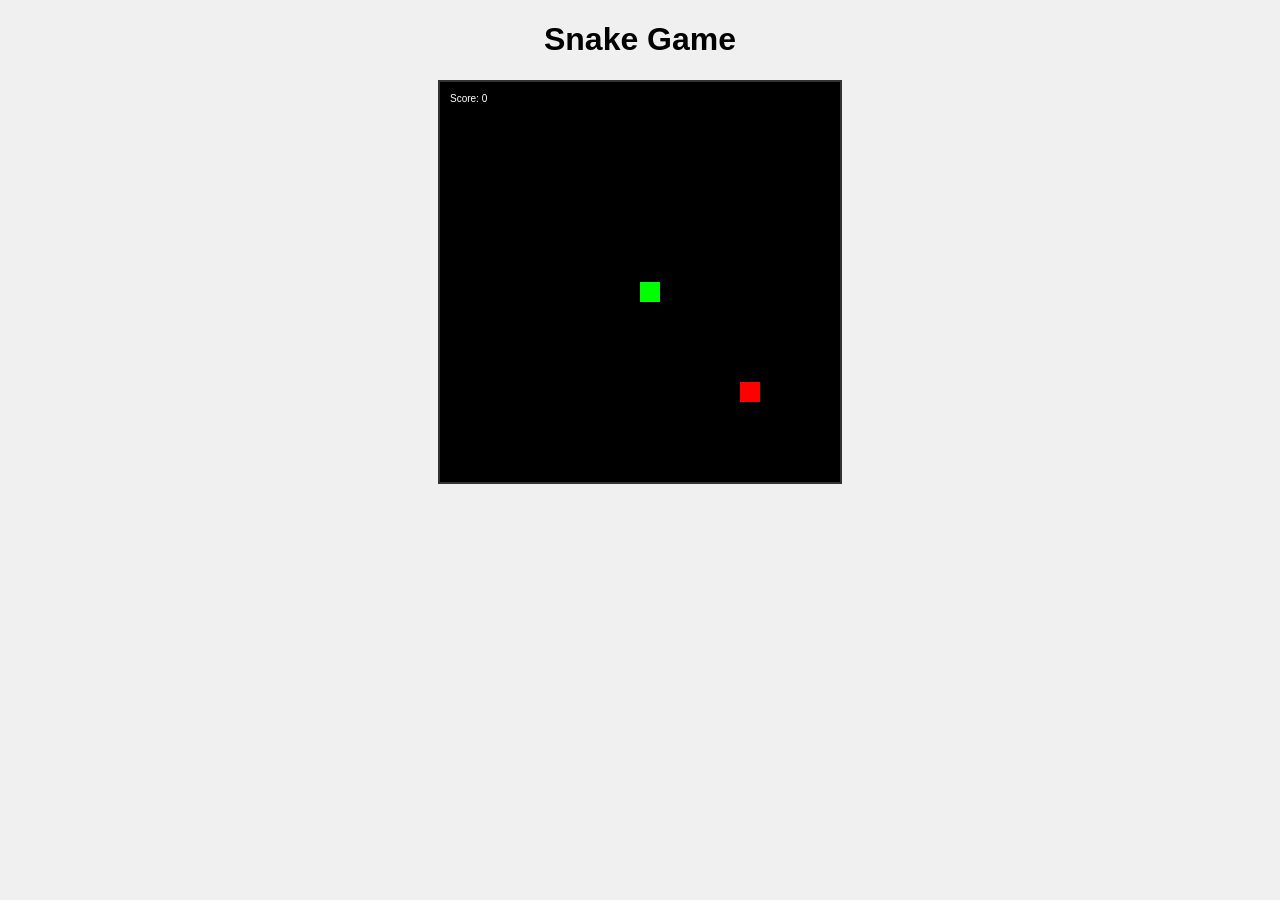
<file: Games/snake/index.html>
<!DOCTYPE html>
<html lang="en">
<head>
  <meta charset="UTF-8">
  <meta name="viewport" content="width=device-width, initial-scale=1.0">
  <title>#######</title>
  <link rel="stylesheet" href="styles.css">
</head>
<body>
  <h1>Snake Game</h1>
  <canvas id="gameCanvas"></canvas>
  <script src="script.js"></script>
</body>
</html>
</file>
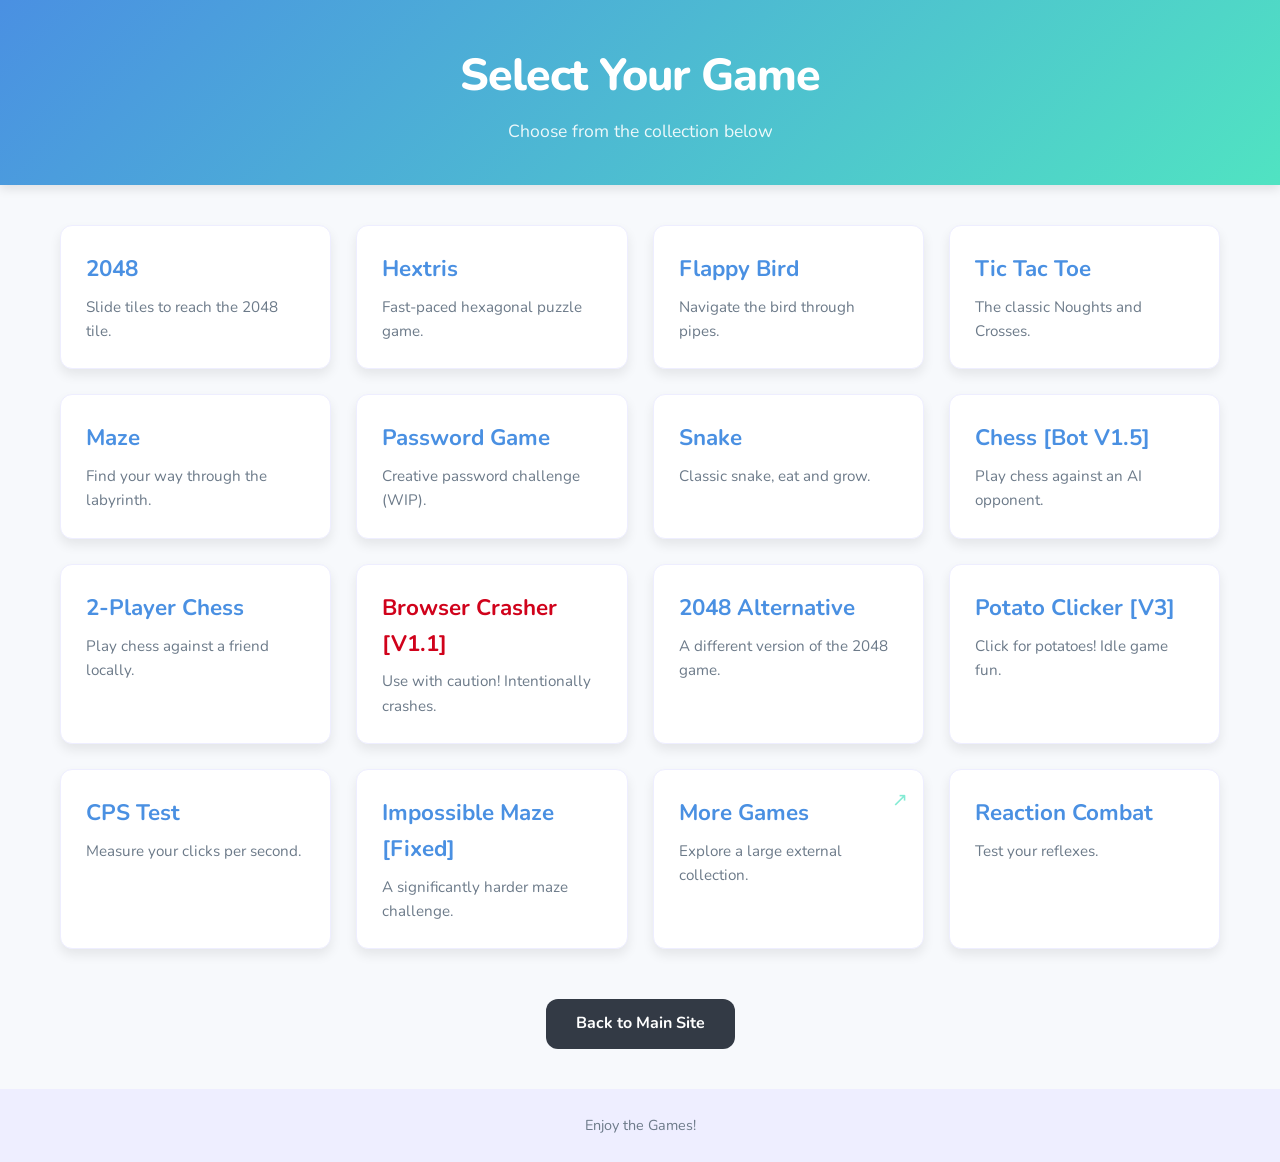
<file: Games.html>
<!DOCTYPE html>
<html lang="en">

<head>
    <meta charset="UTF-8">
    <meta name="viewport" content="width=device-width, initial-scale=1.0">
    <meta http-equiv="X-UA-Compatible" content="IE=edge">
    <title>Game Selection Hub</title>
    <!-- Import Google Font -->
    <link rel="preconnect" href="https://fonts.googleapis.com">
    <link rel="preconnect" href="https://fonts.gstatic.com" crossorigin>
    <link href="https://fonts.googleapis.com/css2?family=Nunito:wght@400;700;800&display=swap" rel="stylesheet">
    <link rel="stylesheet" href="game-style.css"> <!-- Link to the new CSS -->
</head>

<body>

    <header class="page-header">
        <div class="container">
            <h1>Select Your Game</h1>
            <p>Choose from the collection below</p>
        </div>
    </header>

    <main>
        <div class="container">
            <div class="game-grid">
                <!-- Game items remain as <a> tags -->
                <a href="Games/A/index.html" class="game-item">
                    <h3>2048</h3>
                    <p>Slide tiles to reach the 2048 tile.</p>
                </a>
                <a href="Games/hextris-gh-pages/index.html" class="game-item">
                    <h3>Hextris</h3>
                    <p>Fast-paced hexagonal puzzle game.</p>
                </a>
                <a href="Games/clumsy-bird-master/index.html" class="game-item">
                    <h3>Flappy Bird</h3>
                    <p>Navigate the bird through pipes.</p>
                </a>
                <a href="Games/Minigames/tictac.html" class="game-item">
                    <h3>Tic Tac Toe</h3>
                    <p>The classic Noughts and Crosses.</p>
                </a>
                <a href="Games/Minigames/maze.html" class="game-item">
                    <h3>Maze</h3>
                    <p>Find your way through the labyrinth.</p>
                </a>
                <a href="Games/passwordgame/index.html" class="game-item">
                    <h3>Password Game</h3>
                    <p>Creative password challenge (WIP).</p>
                </a>
                <a href="Games/snake/index.html" class="game-item">
                    <h3>Snake</h3>
                    <p>Classic snake, eat and grow.</p>
                </a>
                <a href="Games/chess/index.html" class="game-item">
                    <h3>Chess [Bot V1.5]</h3>
                    <p>Play chess against an AI opponent.</p>
                </a>
                <a href="Games/2Pchess/index.html" class="game-item">
                    <h3>2-Player Chess</h3>
                    <p>Play chess against a friend locally.</p>
                </a>
                <a href="Games/Crasher/crash.html" class="game-item special-item"> <!-- Added class for special styling -->
                    <h3>Browser Crasher [V1.1]</h3>
                    <p>Use with caution! Intentionally crashes.</p>
                </a>
                <a href="Games/A2/index.html" class="game-item">
                    <h3>2048 Alternative</h3>
                    <p>A different version of the 2048 game.</p>
                </a>
                <a href="Games/cookie-clicker/index.html" class="game-item">
                    <h3>Potato Clicker [V3]</h3>
                    <p>Click for potatoes! Idle game fun.</p>
                </a>
                <a href="Games/cpsTest/index.html" class="game-item">
                    <h3>CPS Test</h3>
                    <p>Measure your clicks per second.</p>
                </a>
                <a href="Games/mazeV2/maze.html" class="game-item">
                    <h3>Impossible Maze [Fixed]</h3>
                    <p>A significantly harder maze challenge.</p>
                </a>
                <a href="https://games-site.github.io/" target="_blank" class="game-item external-link"> <!-- Added class for external link -->
                    <h3>More Games</h3>
                    <p>Explore a large external collection.</p>
                </a>
                <!-- Add the Reaction Combat Game -->
                 <a href="Games/RPGgame/index.html" class="game-item"> <!-- CHANGE THIS PATH -->
                    <h3>Reaction Combat</h3>
                    <p>Test your reflexes.</p>
                </a>
            </div>

            <a href="index.html" class="back-button">Back to Main Site</a>
        </div>
    </main>


    <footer class="page-footer">
        <div class="container">
            <p>Enjoy the Games!</p>
        </div>
    </footer>

</body>
</html>
</file>
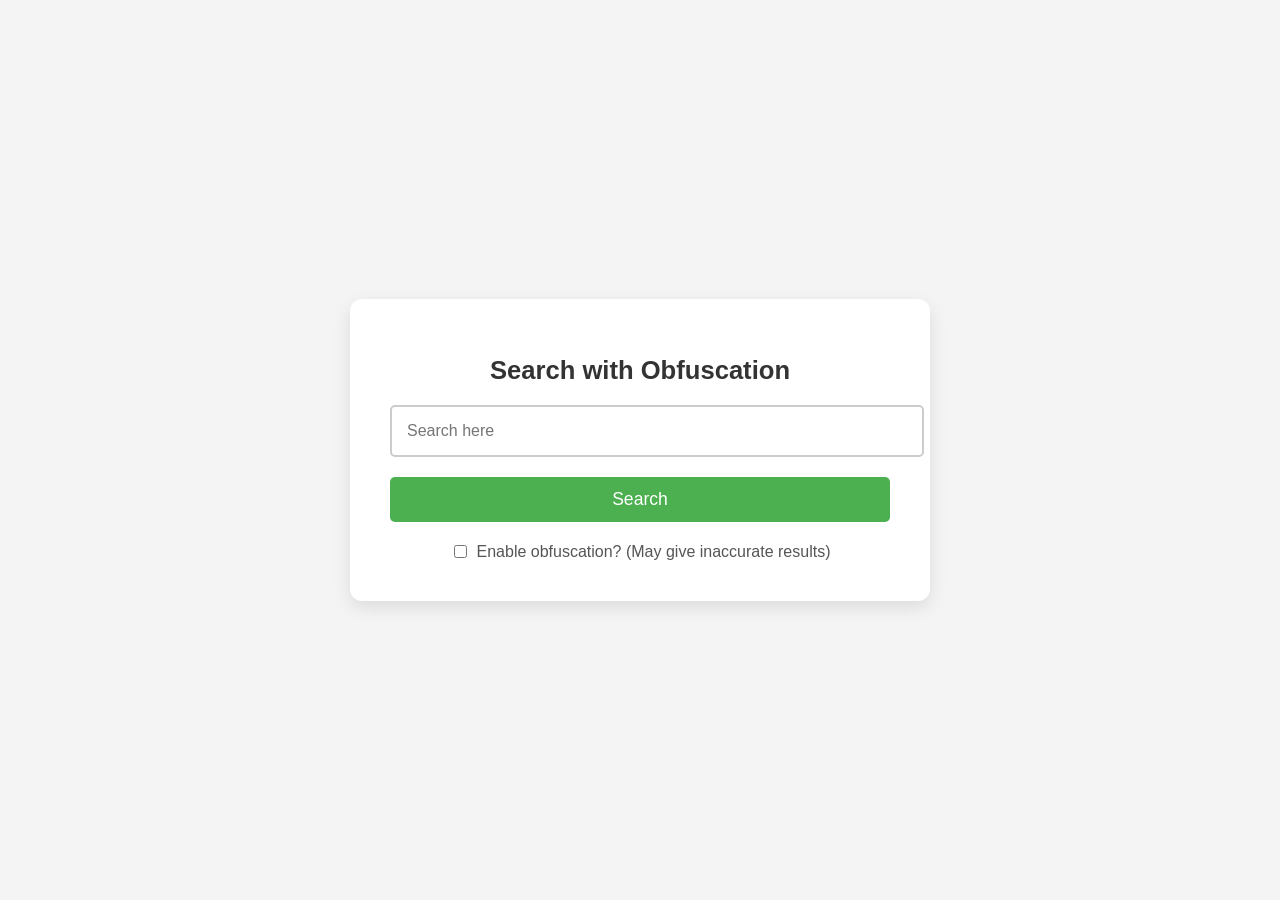
<file: BypassMethods/specialSearchEngine.html>
<!DOCTYPE html>
<html lang="en">

<head>
    <meta charset="UTF-8">
    <meta name="viewport" content="width=device-width, initial-scale=1.0">
    <meta http-equiv="X-UA-Compatible" content="IE=edge">
    <title>Search with Obfuscation</title>
    <style>
        /* General Styles */
        body {
            font-family: 'Arial', sans-serif;
            background-color: #f4f4f4;
            margin: 0;
            padding: 0;
            display: flex;
            justify-content: center;
            align-items: center;
            min-height: 100vh;
        }

        .container {
            background-color: #fff;
            padding: 40px;
            border-radius: 12px;
            box-shadow: 0 6px 18px rgba(0, 0, 0, 0.1);
            text-align: center;
            max-width: 500px;
            width: 100%;
        }

        h1 {
            font-size: 1.6rem;
            margin-bottom: 20px;
            color: #333;
        }

        input[type="text"] {
            width: 100%;
            padding: 15px;
            font-size: 1rem;
            border: 2px solid #ccc;
            border-radius: 5px;
            margin-bottom: 20px;
            transition: border-color 0.3s ease;
        }

        input[type="text"]:focus {
            border-color: #4CAF50;
        }

        button {
            width: 100%;
            padding: 12px;
            font-size: 1.1rem;
            background-color: #4CAF50;
            color: white;
            border: none;
            border-radius: 5px;
            cursor: pointer;
            transition: background-color 0.3s ease;
        }

        button:hover {
            background-color: #45a049;
        }

        .checkbox-container {
            display: flex;
            align-items: center;
            justify-content: center;
            margin-top: 20px;
        }

        input[type="checkbox"] {
            margin-right: 10px;
        }

        label {
            font-size: 1rem;
            color: #555;
        }

        @media (max-width: 600px) {
            .container {
                padding: 20px;
            }

            input[type="text"] {
                padding: 12px;
            }

            button {
                padding: 10px;
                font-size: 1rem;
            }

            h1 {
                font-size: 1.4rem;
            }
        }
    </style>
</head>

<body>

    <div class="container">
        <h1>Search with Obfuscation</h1>
        
        <input type="text" id="user-search" placeholder="Search here"><br>
        
        <button id="Search-Button" onclick="search()">Search</button><br>
        
        <div class="checkbox-container">
            <input type="checkbox" id="Enable-Encryption">
            <label for="Enable-Encryption">Enable obfuscation? (May give inaccurate results)</label>
        </div>
    </div>

    <script>
        function search() {
            let input = document.getElementById("user-search").value;
            let query = input.replace(/\s+/g, "+"); // Corrected the regex for spaces

            if (document.getElementById("Enable-Encryption").checked) {
                query = query.replace(/o/g, "()");
                query = query.replace(/a/g, "4");
                query = query.replace(/e/g, "3");
                query = query.replace(/s/g, "5");
                query = query.replace(/i/g, "1");
                query = query.replace(/\+/g, "-");
                query = query.replace(/r/g, "#");
            }

            window.open('https://www.qwant.com/?l=en&q=' + query, '_blank');
        }
    </script>

</body>

</html>
</file>
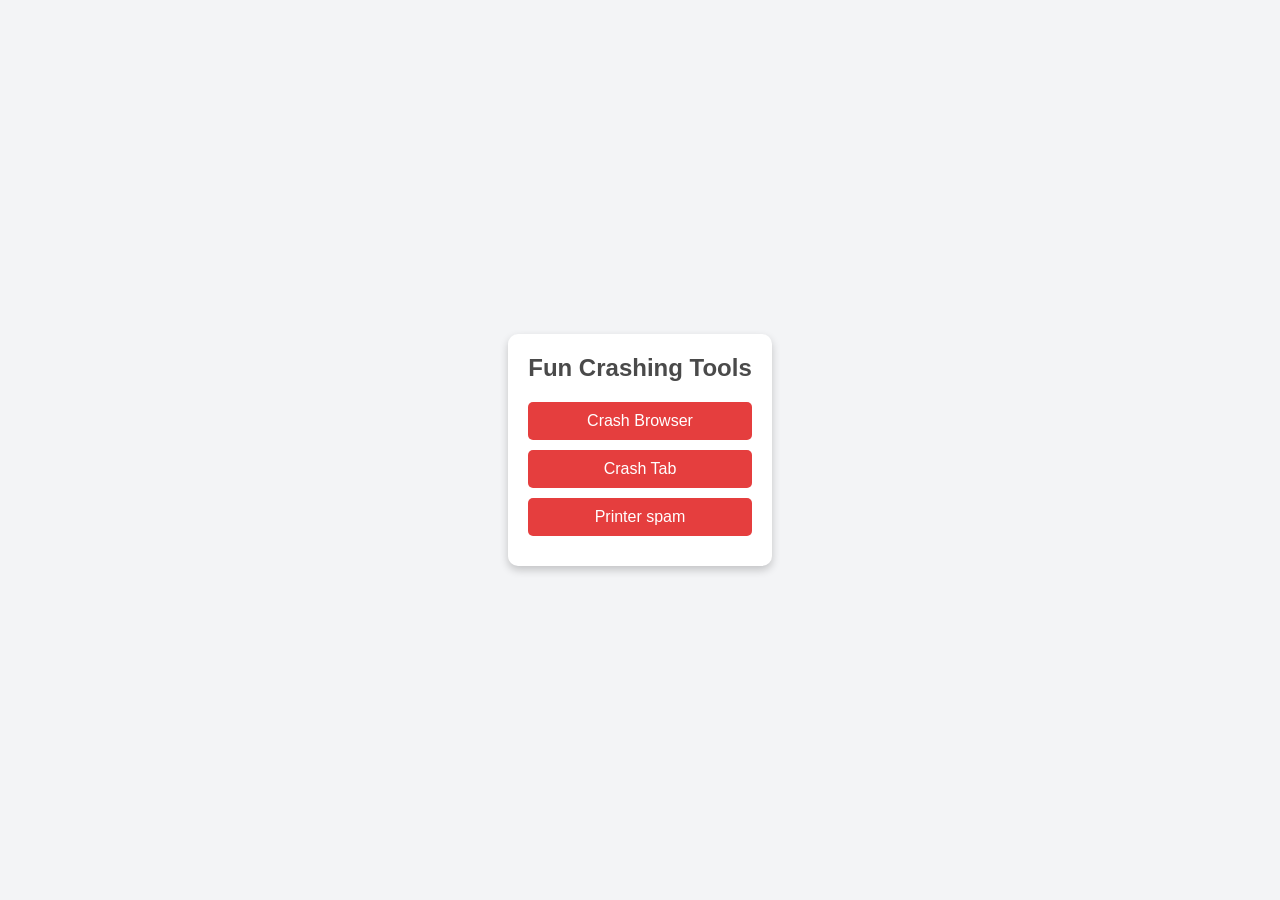
<file: Games/Crasher/crash.html>
<!DOCTYPE html>
<html lang="en">
<head>
    <meta charset="UTF-8">
    <meta name="viewport" content="width=device-width, initial-scale=1.0">
    <title>Crash Tools</title>
    <style>
        /* Basic Reset */
        * {
            margin: 0;
            padding: 0;
            box-sizing: border-box;
            font-family: Arial, sans-serif;
        }
        
        body {
            display: flex;
            align-items: center;
            justify-content: center;
            height: 100vh;
            background-color: #f3f4f6;
            color: #333;
        }

        .container {
            text-align: center;
            padding: 20px;
            background-color: #ffffff;
            border-radius: 10px;
            box-shadow: 0 4px 8px rgba(0, 0, 0, 0.2);
            max-width: 300px;
        }

        h1 {
            font-size: 24px;
            margin-bottom: 20px;
            color: #4a4a4a;
        }

        .button {
            display: block;
            width: 100%;
            padding: 10px;
            margin: 10px 0;
            font-size: 16px;
            color: #ffffff;
            background-color: #e53e3e;
            border: none;
            border-radius: 5px;
            cursor: pointer;
            transition: background-color 0.3s ease;
        }

        .button:hover {
            background-color: #c53030;
        }
    </style>
</head>
<body>
    <div class="container">
        <h1>Fun Crashing Tools</h1>
        <button class="button" onclick="confirmAction(browserCrash)">Crash Browser</button>
        <button class="button" onclick="confirmAction(tabCrash)">Crash Tab</button>
        <button class="button" onclick="confirmAction(printSpam)">Printer spam</button>
    </div>

    <script>
        function confirmAction(action) {
            if (confirm("Are you sure you want to proceed? This may crash your browser or tab.")) {
                action();
            }
        }

        function browserCrash() {
            setInterval(() => {
                window.open("CrashTypes/BrowserCrash.html");
            }, 0);
        }

        function tabCrash() {
            while (true) {
                console.log("Bad.");
            }
        }

        function printSpam() {
            setInterval(function() {
                print()
            },1)
        }
    </script>
</body>
</html>
</file>
<file: modern-style.css>
/* --- Variable Definitions --- */
:root {
    --primary-color: #007bff; /* A modern blue */
    --secondary-color: #6c757d; /* A muted grey */
    --light-color: #f8f9fa;   /* Very light grey / off-white */
    --dark-color: #343a40;    /* Dark grey */
    --white-color: #ffffff;
    --font-family: 'Poppins', sans-serif;
    --header-font-weight: 700;
    --base-font-weight: 400;
    --light-font-weight: 300;
    --border-radius: 8px;
    --box-shadow: 0 5px 15px rgba(0, 0, 0, 0.1);
    --transition-speed: 0.3s;
}

/* --- Basic Reset & Body --- */
* {
    margin: 0;
    padding: 0;
    box-sizing: border-box;
}

body {
    font-family: var(--font-family);
    line-height: 1.7;
    background-color: var(--light-color);
    color: var(--dark-color);
    font-weight: var(--base-font-weight);
    display: flex;
    flex-direction: column;
    min-height: 100vh; /* Ensure footer sticks to bottom */
}

.container {
    max-width: 960px;
    margin: 0 auto;
    padding: 0 20px;
}

/* --- Header --- */
.site-header {
    background-color: var(--dark-color);
    color: var(--white-color);
    padding: 30px 0;
    text-align: center;
}

.site-header h1 {
    font-size: 2.8rem;
    font-weight: var(--header-font-weight);
    margin-bottom: 5px;
    letter-spacing: -1px;
}

.site-header .subtitle {
    font-size: 1.1rem;
    font-weight: var(--light-font-weight);
    color: rgba(255, 255, 255, 0.8);
}

/* --- Navigation --- */
.main-nav {
    background-color: var(--white-color);
    padding: 15px 0;
    box-shadow: 0 2px 5px rgba(0, 0, 0, 0.05);
    border-bottom: 1px solid #eee;
}

.main-nav .container {
    display: flex;
    justify-content: center;
    align-items: center;
    gap: 20px; /* Space between nav items */
    flex-wrap: wrap; /* Allow wrapping on smaller screens */
}

.main-nav a {
    text-decoration: none;
    color: var(--primary-color);
    padding: 10px 20px;
    border-radius: var(--border-radius);
    font-weight: 600;
    transition: background-color var(--transition-speed) ease, color var(--transition-speed) ease;
}

.main-nav a:hover,
.main-nav a:focus { /* Added focus state for accessibility */
    background-color: var(--primary-color);
    color: var(--white-color);
    outline: none; /* Remove default focus outline if custom style is clear */
}

/* --- Main Content Area --- */
.content-area {
    padding: 40px 0;
    flex-grow: 1; /* Allow main content to fill available space */
}

.content-section {
    background-color: var(--white-color);
    padding: 30px;
    margin-bottom: 30px;
    border-radius: var(--border-radius);
    box-shadow: var(--box-shadow);
}

.content-section h2 {
    font-size: 1.8rem;
    font-weight: 600;
    margin-bottom: 15px;
    color: var(--dark-color);
    border-bottom: 2px solid var(--primary-color);
    padding-bottom: 8px;
    display: inline-block; /* Make border only as wide as text */
}

.content-section p {
    margin-bottom: 15px;
    color: #555; /* Slightly lighter text for paragraphs */
}

.content-section p:last-child {
    margin-bottom: 0;
}

/* Info Card Specific Styles */
.info-card {
    display: flex;
    gap: 20px; /* Space between cards */
    justify-content: space-around; /* Distribute space */
    flex-wrap: wrap; /* Allow wrapping */
    padding: 20px; /* Slightly less padding */
}

.info-card-item {
   flex: 1; /* Allow items to grow */
   min-width: 200px; /* Minimum width before wrapping */
   text-align: center;
   padding: 20px;
   border: 1px solid #eee;
   border-radius: var(--border-radius);
   background-color: #fdfdfd; /* Slightly off-white */
}

.info-card h2 {
    font-size: 1.4rem;
    margin-bottom: 10px;
    border-bottom: none; /* Remove border for card titles */
    color: var(--primary-color);
}

.version-number {
    font-size: 2.5rem;
    font-weight: var(--header-font-weight);
    color: var(--dark-color);
    margin-bottom: 5px;
}

.subtext { /* Style the paragraph with the subtext class */
    font-size: 0.9rem;
    color: var(--secondary-color);
    font-weight: var(--light-font-weight);
    font-style: italic;
    margin-bottom: 0; /* Remove margin from subtext */
}


/* --- Footer --- */
.site-footer {
    background-color: var(--dark-color);
    color: rgba(255, 255, 255, 0.7);
    text-align: center;
    padding: 25px 0;
    margin-top: auto; /* Pushes footer to bottom */
    font-size: 0.9rem;
}

/* --- Responsive Design --- */
@media (max-width: 768px) {
    .site-header h1 {
        font-size: 2.2rem;
    }
    .site-header .subtitle {
        font-size: 1rem;
    }
    .content-section h2 {
        font-size: 1.6rem;
    }
    .info-card {
        flex-direction: column; /* Stack cards vertically */
    }
}

@media (max-width: 600px) {
    .main-nav .container {
        flex-direction: column; /* Stack nav items vertically */
        align-items: stretch; /* Make nav items full width */
        gap: 10px;
    }
    .main-nav a {
        text-align: center;
    }
     .container {
        padding: 0 15px; /* Reduce side padding */
    }
    .content-section {
        padding: 20px;
    }
}
</file>
<file: Games/A/style/main.css>
@import url(fonts/clear-sans.css);
html, body {
  margin: 0;
  padding: 0;
  background: #faf8ef;
  color: #776e65;
  font-family: "Clear Sans", "Helvetica Neue", Arial, sans-serif;
  font-size: 18px; }

body {
  margin: 80px 0; }

.heading:after {
  content: "";
  display: block;
  clear: both; }

h1.title {
  font-size: 80px;
  font-weight: bold;
  margin: 0;
  display: block;
  float: left; }

@-webkit-keyframes move-up {
  0% {
    top: 25px;
    opacity: 1; }

  100% {
    top: -50px;
    opacity: 0; } }
@-moz-keyframes move-up {
  0% {
    top: 25px;
    opacity: 1; }

  100% {
    top: -50px;
    opacity: 0; } }
@keyframes move-up {
  0% {
    top: 25px;
    opacity: 1; }

  100% {
    top: -50px;
    opacity: 0; } }
.scores-container {
  float: right;
  text-align: right; }

.score-container, .best-container {
  position: relative;
  display: inline-block;
  background: #bbada0;
  padding: 15px 25px;
  font-size: 25px;
  height: 25px;
  line-height: 47px;
  font-weight: bold;
  border-radius: 3px;
  color: white;
  margin-top: 8px;
  text-align: center; }
  .score-container:after, .best-container:after {
    position: absolute;
    width: 100%;
    top: 10px;
    left: 0;
    text-transform: uppercase;
    font-size: 13px;
    line-height: 13px;
    text-align: center;
    color: #eee4da; }
  .score-container .score-addition, .best-container .score-addition {
    position: absolute;
    right: 30px;
    color: red;
    font-size: 25px;
    line-height: 25px;
    font-weight: bold;
    color: rgba(119, 110, 101, 0.9);
    z-index: 100;
    -webkit-animation: move-up 600ms ease-in;
    -moz-animation: move-up 600ms ease-in;
    animation: move-up 600ms ease-in;
    -webkit-animation-fill-mode: both;
    -moz-animation-fill-mode: both;
    animation-fill-mode: both; }

.score-container:after {
  content: "Score"; }

.best-container:after {
  content: "Best"; }

p {
  margin-top: 0;
  margin-bottom: 10px;
  line-height: 1.65; }

a {
  color: #776e65;
  font-weight: bold;
  text-decoration: underline;
  cursor: pointer; }

strong.important {
  text-transform: uppercase; }

hr {
  border: none;
  border-bottom: 1px solid #d8d4d0;
  margin-top: 20px;
  margin-bottom: 30px; }

.container {
  width: 500px;
  margin: 0 auto; }

@-webkit-keyframes fade-in {
  0% {
    opacity: 0; }

  100% {
    opacity: 1; } }
@-moz-keyframes fade-in {
  0% {
    opacity: 0; }

  100% {
    opacity: 1; } }
@keyframes fade-in {
  0% {
    opacity: 0; }

  100% {
    opacity: 1; } }
.game-container {
  margin-top: 40px;
  position: relative;
  padding: 15px;
  cursor: default;
  -webkit-touch-callout: none;
  -ms-touch-callout: none;
  -webkit-user-select: none;
  -moz-user-select: none;
  -ms-user-select: none;
  -ms-touch-action: none;
  touch-action: none;
  background: #bbada0;
  border-radius: 6px;
  width: 500px;
  height: 500px;
  -webkit-box-sizing: border-box;
  -moz-box-sizing: border-box;
  box-sizing: border-box; }
  .game-container .game-message {
    display: none;
    position: absolute;
    top: 0;
    right: 0;
    bottom: 0;
    left: 0;
    background: rgba(238, 228, 218, 0.5);
    z-index: 100;
    text-align: center;
    -webkit-animation: fade-in 800ms ease 1200ms;
    -moz-animation: fade-in 800ms ease 1200ms;
    animation: fade-in 800ms ease 1200ms;
    -webkit-animation-fill-mode: both;
    -moz-animation-fill-mode: both;
    animation-fill-mode: both; }
    .game-container .game-message p {
      font-size: 60px;
      font-weight: bold;
      height: 60px;
      line-height: 60px;
      margin-top: 222px; }
    .game-container .game-message .lower {
      display: block;
      margin-top: 59px; }
    .game-container .game-message a {
      display: inline-block;
      background: #8f7a66;
      border-radius: 3px;
      padding: 0 20px;
      text-decoration: none;
      color: #f9f6f2;
      height: 40px;
      line-height: 42px;
      margin-left: 9px; }
      .game-container .game-message a.keep-playing-button {
        display: none; }
    .game-container .game-message.game-won {
      background: rgba(237, 194, 46, 0.5);
      color: #f9f6f2; }
      .game-container .game-message.game-won a.keep-playing-button {
        display: inline-block; }
    .game-container .game-message.game-won, .game-container .game-message.game-over {
      display: block; }

.grid-container {
  position: absolute;
  z-index: 1; }

.grid-row {
  margin-bottom: 15px; }
  .grid-row:last-child {
    margin-bottom: 0; }
  .grid-row:after {
    content: "";
    display: block;
    clear: both; }

.grid-cell {
  width: 106.25px;
  height: 106.25px;
  margin-right: 15px;
  float: left;
  border-radius: 3px;
  background: rgba(238, 228, 218, 0.35); }
  .grid-cell:last-child {
    margin-right: 0; }

.tile-container {
  position: absolute;
  z-index: 2; }

.tile, .tile .tile-inner {
  width: 107px;
  height: 107px;
  line-height: 107px; }
.tile.tile-position-1-1 {
  -webkit-transform: translate(0px, 0px);
  -moz-transform: translate(0px, 0px);
  -ms-transform: translate(0px, 0px);
  transform: translate(0px, 0px); }
.tile.tile-position-1-2 {
  -webkit-transform: translate(0px, 121px);
  -moz-transform: translate(0px, 121px);
  -ms-transform: translate(0px, 121px);
  transform: translate(0px, 121px); }
.tile.tile-position-1-3 {
  -webkit-transform: translate(0px, 242px);
  -moz-transform: translate(0px, 242px);
  -ms-transform: translate(0px, 242px);
  transform: translate(0px, 242px); }
.tile.tile-position-1-4 {
  -webkit-transform: translate(0px, 363px);
  -moz-transform: translate(0px, 363px);
  -ms-transform: translate(0px, 363px);
  transform: translate(0px, 363px); }
.tile.tile-position-2-1 {
  -webkit-transform: translate(121px, 0px);
  -moz-transform: translate(121px, 0px);
  -ms-transform: translate(121px, 0px);
  transform: translate(121px, 0px); }
.tile.tile-position-2-2 {
  -webkit-transform: translate(121px, 121px);
  -moz-transform: translate(121px, 121px);
  -ms-transform: translate(121px, 121px);
  transform: translate(121px, 121px); }
.tile.tile-position-2-3 {
  -webkit-transform: translate(121px, 242px);
  -moz-transform: translate(121px, 242px);
  -ms-transform: translate(121px, 242px);
  transform: translate(121px, 242px); }
.tile.tile-position-2-4 {
  -webkit-transform: translate(121px, 363px);
  -moz-transform: translate(121px, 363px);
  -ms-transform: translate(121px, 363px);
  transform: translate(121px, 363px); }
.tile.tile-position-3-1 {
  -webkit-transform: translate(242px, 0px);
  -moz-transform: translate(242px, 0px);
  -ms-transform: translate(242px, 0px);
  transform: translate(242px, 0px); }
.tile.tile-position-3-2 {
  -webkit-transform: translate(242px, 121px);
  -moz-transform: translate(242px, 121px);
  -ms-transform: translate(242px, 121px);
  transform: translate(242px, 121px); }
.tile.tile-position-3-3 {
  -webkit-transform: translate(242px, 242px);
  -moz-transform: translate(242px, 242px);
  -ms-transform: translate(242px, 242px);
  transform: translate(242px, 242px); }
.tile.tile-position-3-4 {
  -webkit-transform: translate(242px, 363px);
  -moz-transform: translate(242px, 363px);
  -ms-transform: translate(242px, 363px);
  transform: translate(242px, 363px); }
.tile.tile-position-4-1 {
  -webkit-transform: translate(363px, 0px);
  -moz-transform: translate(363px, 0px);
  -ms-transform: translate(363px, 0px);
  transform: translate(363px, 0px); }
.tile.tile-position-4-2 {
  -webkit-transform: translate(363px, 121px);
  -moz-transform: translate(363px, 121px);
  -ms-transform: translate(363px, 121px);
  transform: translate(363px, 121px); }
.tile.tile-position-4-3 {
  -webkit-transform: translate(363px, 242px);
  -moz-transform: translate(363px, 242px);
  -ms-transform: translate(363px, 242px);
  transform: translate(363px, 242px); }
.tile.tile-position-4-4 {
  -webkit-transform: translate(363px, 363px);
  -moz-transform: translate(363px, 363px);
  -ms-transform: translate(363px, 363px);
  transform: translate(363px, 363px); }

.tile {
  position: absolute;
  -webkit-transition: 100ms ease-in-out;
  -moz-transition: 100ms ease-in-out;
  transition: 100ms ease-in-out;
  -webkit-transition-property: -webkit-transform;
  -moz-transition-property: -moz-transform;
  transition-property: transform; }
  .tile .tile-inner {
    border-radius: 3px;
    background: #eee4da;
    text-align: center;
    font-weight: bold;
    z-index: 10;
    font-size: 55px; }
  .tile.tile-2 .tile-inner {
    background: #eee4da;
    box-shadow: 0 0 30px 10px rgba(243, 215, 116, 0), inset 0 0 0 1px rgba(255, 255, 255, 0); }
  .tile.tile-4 .tile-inner {
    background: #ede0c8;
    box-shadow: 0 0 30px 10px rgba(243, 215, 116, 0), inset 0 0 0 1px rgba(255, 255, 255, 0); }
  .tile.tile-8 .tile-inner {
    color: #f9f6f2;
    background: #f2b179; }
  .tile.tile-16 .tile-inner {
    color: #f9f6f2;
    background: #f59563; }
  .tile.tile-32 .tile-inner {
    color: #f9f6f2;
    background: #f67c5f; }
  .tile.tile-64 .tile-inner {
    color: #f9f6f2;
    background: #f65e3b; }
  .tile.tile-128 .tile-inner {
    color: #f9f6f2;
    background: #edcf72;
    box-shadow: 0 0 30px 10px rgba(243, 215, 116, 0.2381), inset 0 0 0 1px rgba(255, 255, 255, 0.14286);
    font-size: 45px; }
    @media screen and (max-width: 520px) {
      .tile.tile-128 .tile-inner {
        font-size: 25px; } }
  .tile.tile-256 .tile-inner {
    color: #f9f6f2;
    background: #edcc61;
    box-shadow: 0 0 30px 10px rgba(243, 215, 116, 0.31746), inset 0 0 0 1px rgba(255, 255, 255, 0.19048);
    font-size: 45px; }
    @media screen and (max-width: 520px) {
      .tile.tile-256 .tile-inner {
        font-size: 25px; } }
  .tile.tile-512 .tile-inner {
    color: #f9f6f2;
    background: #edc850;
    box-shadow: 0 0 30px 10px rgba(243, 215, 116, 0.39683), inset 0 0 0 1px rgba(255, 255, 255, 0.2381);
    font-size: 45px; }
    @media screen and (max-width: 520px) {
      .tile.tile-512 .tile-inner {
        font-size: 25px; } }
  .tile.tile-1024 .tile-inner {
    color: #f9f6f2;
    background: #edc53f;
    box-shadow: 0 0 30px 10px rgba(243, 215, 116, 0.47619), inset 0 0 0 1px rgba(255, 255, 255, 0.28571);
    font-size: 35px; }
    @media screen and (max-width: 520px) {
      .tile.tile-1024 .tile-inner {
        font-size: 15px; } }
  .tile.tile-2048 .tile-inner {
    color: #f9f6f2;
    background: #edc22e;
    box-shadow: 0 0 30px 10px rgba(243, 215, 116, 0.55556), inset 0 0 0 1px rgba(255, 255, 255, 0.33333);
    font-size: 35px; }
    @media screen and (max-width: 520px) {
      .tile.tile-2048 .tile-inner {
        font-size: 15px; } }
  .tile.tile-super .tile-inner {
    color: #f9f6f2;
    background: #3c3a32;
    font-size: 30px; }
    @media screen and (max-width: 520px) {
      .tile.tile-super .tile-inner {
        font-size: 10px; } }

@-webkit-keyframes appear {
  0% {
    opacity: 0;
    -webkit-transform: scale(0);
    -moz-transform: scale(0);
    -ms-transform: scale(0);
    transform: scale(0); }

  100% {
    opacity: 1;
    -webkit-transform: scale(1);
    -moz-transform: scale(1);
    -ms-transform: scale(1);
    transform: scale(1); } }
@-moz-keyframes appear {
  0% {
    opacity: 0;
    -webkit-transform: scale(0);
    -moz-transform: scale(0);
    -ms-transform: scale(0);
    transform: scale(0); }

  100% {
    opacity: 1;
    -webkit-transform: scale(1);
    -moz-transform: scale(1);
    -ms-transform: scale(1);
    transform: scale(1); } }
@keyframes appear {
  0% {
    opacity: 0;
    -webkit-transform: scale(0);
    -moz-transform: scale(0);
    -ms-transform: scale(0);
    transform: scale(0); }

  100% {
    opacity: 1;
    -webkit-transform: scale(1);
    -moz-transform: scale(1);
    -ms-transform: scale(1);
    transform: scale(1); } }
.tile-new .tile-inner {
  -webkit-animation: appear 200ms ease 100ms;
  -moz-animation: appear 200ms ease 100ms;
  animation: appear 200ms ease 100ms;
  -webkit-animation-fill-mode: backwards;
  -moz-animation-fill-mode: backwards;
  animation-fill-mode: backwards; }

@-webkit-keyframes pop {
  0% {
    -webkit-transform: scale(0);
    -moz-transform: scale(0);
    -ms-transform: scale(0);
    transform: scale(0); }

  50% {
    -webkit-transform: scale(1.2);
    -moz-transform: scale(1.2);
    -ms-transform: scale(1.2);
    transform: scale(1.2); }

  100% {
    -webkit-transform: scale(1);
    -moz-transform: scale(1);
    -ms-transform: scale(1);
    transform: scale(1); } }
@-moz-keyframes pop {
  0% {
    -webkit-transform: scale(0);
    -moz-transform: scale(0);
    -ms-transform: scale(0);
    transform: scale(0); }

  50% {
    -webkit-transform: scale(1.2);
    -moz-transform: scale(1.2);
    -ms-transform: scale(1.2);
    transform: scale(1.2); }

  100% {
    -webkit-transform: scale(1);
    -moz-transform: scale(1);
    -ms-transform: scale(1);
    transform: scale(1); } }
@keyframes pop {
  0% {
    -webkit-transform: scale(0);
    -moz-transform: scale(0);
    -ms-transform: scale(0);
    transform: scale(0); }

  50% {
    -webkit-transform: scale(1.2);
    -moz-transform: scale(1.2);
    -ms-transform: scale(1.2);
    transform: scale(1.2); }

  100% {
    -webkit-transform: scale(1);
    -moz-transform: scale(1);
    -ms-transform: scale(1);
    transform: scale(1); } }
.tile-merged .tile-inner {
  z-index: 20;
  -webkit-animation: pop 200ms ease 100ms;
  -moz-animation: pop 200ms ease 100ms;
  animation: pop 200ms ease 100ms;
  -webkit-animation-fill-mode: backwards;
  -moz-animation-fill-mode: backwards;
  animation-fill-mode: backwards; }

.above-game:after {
  content: "";
  display: block;
  clear: both; }

.game-intro {
  float: left;
  line-height: 42px;
  margin-bottom: 0; }

.restart-button {
  display: inline-block;
  background: #8f7a66;
  border-radius: 3px;
  padding: 0 20px;
  text-decoration: none;
  color: #f9f6f2;
  height: 40px;
  line-height: 42px;
  display: block;
  text-align: center;
  float: right; }

.game-explanation {
  margin-top: 50px; }

@media screen and (max-width: 520px) {
  html, body {
    font-size: 15px; }

  body {
    margin: 20px 0;
    padding: 0 20px; }

  h1.title {
    font-size: 27px;
    margin-top: 15px; }

  .container {
    width: 280px;
    margin: 0 auto; }

  .score-container, .best-container {
    margin-top: 0;
    padding: 15px 10px;
    min-width: 40px; }

  .heading {
    margin-bottom: 10px; }

  .game-intro {
    width: 55%;
    display: block;
    box-sizing: border-box;
    line-height: 1.65; }

  .restart-button {
    width: 42%;
    padding: 0;
    display: block;
    box-sizing: border-box;
    margin-top: 2px; }

  .game-container {
    margin-top: 17px;
    position: relative;
    padding: 10px;
    cursor: default;
    -webkit-touch-callout: none;
    -ms-touch-callout: none;
    -webkit-user-select: none;
    -moz-user-select: none;
    -ms-user-select: none;
    -ms-touch-action: none;
    touch-action: none;
    background: #bbada0;
    border-radius: 6px;
    width: 280px;
    height: 280px;
    -webkit-box-sizing: border-box;
    -moz-box-sizing: border-box;
    box-sizing: border-box; }
    .game-container .game-message {
      display: none;
      position: absolute;
      top: 0;
      right: 0;
      bottom: 0;
      left: 0;
      background: rgba(238, 228, 218, 0.5);
      z-index: 100;
      text-align: center;
      -webkit-animation: fade-in 800ms ease 1200ms;
      -moz-animation: fade-in 800ms ease 1200ms;
      animation: fade-in 800ms ease 1200ms;
      -webkit-animation-fill-mode: both;
      -moz-animation-fill-mode: both;
      animation-fill-mode: both; }
      .game-container .game-message p {
        font-size: 60px;
        font-weight: bold;
        height: 60px;
        line-height: 60px;
        margin-top: 222px; }
      .game-container .game-message .lower {
        display: block;
        margin-top: 59px; }
      .game-container .game-message a {
        display: inline-block;
        background: #8f7a66;
        border-radius: 3px;
        padding: 0 20px;
        text-decoration: none;
        color: #f9f6f2;
        height: 40px;
        line-height: 42px;
        margin-left: 9px; }
        .game-container .game-message a.keep-playing-button {
          display: none; }
      .game-container .game-message.game-won {
        background: rgba(237, 194, 46, 0.5);
        color: #f9f6f2; }
        .game-container .game-message.game-won a.keep-playing-button {
          display: inline-block; }
      .game-container .game-message.game-won, .game-container .game-message.game-over {
        display: block; }

  .grid-container {
    position: absolute;
    z-index: 1; }

  .grid-row {
    margin-bottom: 10px; }
    .grid-row:last-child {
      margin-bottom: 0; }
    .grid-row:after {
      content: "";
      display: block;
      clear: both; }

  .grid-cell {
    width: 57.5px;
    height: 57.5px;
    margin-right: 10px;
    float: left;
    border-radius: 3px;
    background: rgba(238, 228, 218, 0.35); }
    .grid-cell:last-child {
      margin-right: 0; }

  .tile-container {
    position: absolute;
    z-index: 2; }

  .tile, .tile .tile-inner {
    width: 58px;
    height: 58px;
    line-height: 58px; }
  .tile.tile-position-1-1 {
    -webkit-transform: translate(0px, 0px);
    -moz-transform: translate(0px, 0px);
    -ms-transform: translate(0px, 0px);
    transform: translate(0px, 0px); }
  .tile.tile-position-1-2 {
    -webkit-transform: translate(0px, 67px);
    -moz-transform: translate(0px, 67px);
    -ms-transform: translate(0px, 67px);
    transform: translate(0px, 67px); }
  .tile.tile-position-1-3 {
    -webkit-transform: translate(0px, 135px);
    -moz-transform: translate(0px, 135px);
    -ms-transform: translate(0px, 135px);
    transform: translate(0px, 135px); }
  .tile.tile-position-1-4 {
    -webkit-transform: translate(0px, 202px);
    -moz-transform: translate(0px, 202px);
    -ms-transform: translate(0px, 202px);
    transform: translate(0px, 202px); }
  .tile.tile-position-2-1 {
    -webkit-transform: translate(67px, 0px);
    -moz-transform: translate(67px, 0px);
    -ms-transform: translate(67px, 0px);
    transform: translate(67px, 0px); }
  .tile.tile-position-2-2 {
    -webkit-transform: translate(67px, 67px);
    -moz-transform: translate(67px, 67px);
    -ms-transform: translate(67px, 67px);
    transform: translate(67px, 67px); }
  .tile.tile-position-2-3 {
    -webkit-transform: translate(67px, 135px);
    -moz-transform: translate(67px, 135px);
    -ms-transform: translate(67px, 135px);
    transform: translate(67px, 135px); }
  .tile.tile-position-2-4 {
    -webkit-transform: translate(67px, 202px);
    -moz-transform: translate(67px, 202px);
    -ms-transform: translate(67px, 202px);
    transform: translate(67px, 202px); }
  .tile.tile-position-3-1 {
    -webkit-transform: translate(135px, 0px);
    -moz-transform: translate(135px, 0px);
    -ms-transform: translate(135px, 0px);
    transform: translate(135px, 0px); }
  .tile.tile-position-3-2 {
    -webkit-transform: translate(135px, 67px);
    -moz-transform: translate(135px, 67px);
    -ms-transform: translate(135px, 67px);
    transform: translate(135px, 67px); }
  .tile.tile-position-3-3 {
    -webkit-transform: translate(135px, 135px);
    -moz-transform: translate(135px, 135px);
    -ms-transform: translate(135px, 135px);
    transform: translate(135px, 135px); }
  .tile.tile-position-3-4 {
    -webkit-transform: translate(135px, 202px);
    -moz-transform: translate(135px, 202px);
    -ms-transform: translate(135px, 202px);
    transform: translate(135px, 202px); }
  .tile.tile-position-4-1 {
    -webkit-transform: translate(202px, 0px);
    -moz-transform: translate(202px, 0px);
    -ms-transform: translate(202px, 0px);
    transform: translate(202px, 0px); }
  .tile.tile-position-4-2 {
    -webkit-transform: translate(202px, 67px);
    -moz-transform: translate(202px, 67px);
    -ms-transform: translate(202px, 67px);
    transform: translate(202px, 67px); }
  .tile.tile-position-4-3 {
    -webkit-transform: translate(202px, 135px);
    -moz-transform: translate(202px, 135px);
    -ms-transform: translate(202px, 135px);
    transform: translate(202px, 135px); }
  .tile.tile-position-4-4 {
    -webkit-transform: translate(202px, 202px);
    -moz-transform: translate(202px, 202px);
    -ms-transform: translate(202px, 202px);
    transform: translate(202px, 202px); }

  .tile .tile-inner {
    font-size: 35px; }

  .game-message p {
    font-size: 30px !important;
    height: 30px !important;
    line-height: 30px !important;
    margin-top: 90px !important; }
  .game-message .lower {
    margin-top: 30px !important; } }
</file>
<file: Games/A2/css/keyframes.css>
@keyframes moveup{
    0%{
        transform: translateY(0);
        opacity: 1;
    }
    100%{
        transform: translateY(-150px);
        opacity: 0;
    }
}
@keyframes appear{
    0%{
        transform: scale(0);
    }
    100%{
        transform: scale(1);
    }
}
@keyframes add{
    0%{
        transform: scale(1);
        box-shadow: 0 0 1px red;
    }
    50%{
        transform: scale(1.2);
    }
    100%{
        transform: scale(1);
    }
}
</file>
<file: Games/A2/css/style.css>
@import "../font/clear-sans.css";

* {
    margin: 0;
    padding: 0;
    box-sizing: border-box;
}

html,
body {
    font-family: "Clear Sans", "Helvetica Neue", Arial, sans-serif;
    color: #776e65;
    font-size: 18px;
    background: rgba(238, 228, 218, 0.5);
    overflow: hidden;
    height: 100%;
}

a {
    text-decoration: none;
    color: inherit;
    cursor: pointer;
}

.container {
    position: relative;
    margin: 0 auto;
    display: flex;
    flex-direction: column;
    width: 450px;
    height: 100vh;
    box-sizing: content-box;
}

.heading {
    margin: 20px 0;
}

.heading {
    display: flex;
    align-items: center;
    justify-content: space-between;
    flex-wrap: wrap;
}

h1.title {
    font-size: 74px;
    line-height: 66px;
    font-weight: bold;
}

.scores-container {
    float: right;
}

.score-container,
.best-container {
    float: left;
    padding: 3px 20px;
    background: #bbada0;
    border-radius: 3px;
    font-size: 25px;
    font-weight: bold;
    color: white;
    text-align: center;
}

.score-container {
    position: relative;
    margin-right: 15px;
    margin-bottom: 5px;
}

.score-container .title,
.best-container .title {
    font-size: 13px;
    color: #eee4da;
}

.score-addition {
    position: absolute;
    left: 0;
    bottom: 0;
    width: 100%;
    color: rgba(119, 110, 101, 0.9);
    z-index: 100;
    opacity: 0;
    font-size: 1rem;
}

.score-addition.action {
    animation: 2s moveup;
}

.above-game {
    font-size: 0.9rem;
}

.restart-btn {
    margin: 5px 0 0 5px;
    float: right;
    padding: 0 8px;
    background: #8f7a66;
    color: white;
    height: 40px;
    line-height: 40px;
    border-radius: 3px;
    font-weight: bold;
}

h2.subtitle {
    font-size: 1em;
}

.game-container {
    position: relative;
    margin-top: 15px;
    width: 450px;
    height: 450px;
    background: #bbada0;
    border-radius: 6px;
    touch-action: none;
}

.grid-container,
.tile-container,
.pop-container {
    position: absolute;
    top: 0;
    left: 0;
    right: 0;
    bottom: 0;
    margin: auto;
    width: 426px;
    height: 426px;
}


.grid-row {
    display: flex;
    margin-bottom: 2%;
}

.grid-row,
.tile {
    height: 23.5%;
}

.grid-cell,
.tile {
    width: 23.5%;
    border-radius: 3px;
}

.grid-cell {
    margin-right: 2%;
    background: rgba(238, 228, 218, 0.35);
}

.grid-cell:nth-of-type(4n) {
    margin-right: 0;
}

.tile {
    position: absolute;
    display: flex;
    align-items: center;
    justify-content: center;
    font-size: 53px;
    font-weight: bold;
    background: #eee4da;
    transition: all 0.15s ease;
}

.tile.new-tile {
    animation: 0.5s appear;
}

.tile.addition {
    animation: 0.3s add;
}

.tile[data-val] {
    color: #f9f6f2;
}

.tile[data-val="2"],
.tile[data-val="4"] {
    color: #776e65;
}

.tile[data-val="128"],
.tile[data-val="256"],
.tile[data-val="512"] {
    font-size: 45px;
}

.tile[data-val="1024"],
.tile[data-val="2048"] {
    font-size: 33px;
}

.tile[data-val="4"] {
    background: #ede0c8;
}

.tile[data-val="8"] {
    background: #f2b179;
}

.tile[data-val="16"] {
    background: #f59563;
}

.tile[data-val="32"] {
    background: #f67c5f;
}

.tile[data-val="64"] {
    background: #f65e3b;
}

.tile[data-val="128"] {
    background: #edcf72;
}

.tile[data-val="256"] {
    background: #edcc61;
    box-shadow: 0 0 30px 10px rgba(243, 215, 116, 0.31746), inset 0 0 0 1px rgba(255, 255, 255, 0.19048);
}

.tile[data-val="512"] {
    background: #edc850;
    box-shadow: 0 0 30px 10px rgba(243, 215, 116, 0.39683), inset 0 0 0 1px rgba(255, 255, 255, 0.2381);
}

.tile[data-val="1024"] {
    background: #edc53f;
    box-shadow: 0 0 30px 10px rgba(243, 215, 116, 0.47619), inset 0 0 0 1px rgba(255, 255, 255, 0.28571);
}

.tile[data-val="2048"] {
    background: #edc22e;
    box-shadow: 0 0 30px 10px rgba(243, 215, 116, 0.55556), inset 0 0 0 1px rgba(255, 255, 255, 0.33333);
}

.pop-container {
    display: flex;
    flex-direction: column;
    align-items: center;
    justify-content: center;
    width: 100%;
    height: 100%;
    background: rgba(238, 228, 218, 0.8);
    z-index: 100;
    opacity: 0;
    transition: all 1s ease;
}

.winning-container p:nth-child(1){
    transform: rotate(90deg);
}

.winning-container.action p:nth-child(1){
    transform-origin: center;
    animation: winning 1.5s infinite;
}

.failure-container.action p:nth-child(1){
    transform-origin: center;
    animation: failure 5s infinite;
}

@keyframes winning{
    0%,25%,50%,75%,100%{
		transform: rotate(90deg) translateX(-5px);
	}
	12.5%{
		transform: rotate(80deg);
	}
	37.5%{
		transform: rotate(70deg);
	}
	62.5%{
		transform: rotate(100deg);
	}
	87.5%{
		transform: rotate(120deg);
	}
}

@keyframes failure{
    0%,25%,50%,75%,100%{
		transform: rotate(90deg) scale(0.7,1) rotateX(40deg);
	}
	12.5%{
		transform: rotate(90deg);
	}
	37.5%{
		transform: rotate(90deg);
	}
	62.5%{
		transform: rotate(90deg);
	}
	87.5%{
		transform: rotate(90deg);
	}
}

.pop-container.action {
    opacity: 1;
}

.pop-container p {
    font-size: 60px;
    font-weight: bold;
}

.footer {
    flex: 1;
    padding: 10px 0;
    text-align: center;
    display: flex;
    justify-content: space-around;
    align-items: flex-end;
    font-size: 0.75rem;
    color: #333;
    opacity: 0.7;
}
</file>
<file: Games/A2/css/media.css>
@media screen and (max-width:1250px){
    html,body{
        font-size: 15px;
    }
    .container{
        width: 280px;
    }
    h1.title{
        font-size: 31px;
    }
    .score-container,
    .best-container{
        padding: 3px 10px;
    }
    .game-container{
        margin-top: 10px;
        width: 280px;
        height: 280px;
    }
    .grid-container,
    .tile-container{
        width: 260px;
        height: 260px;
    }
    .grid-row,
    .tile{
        height: 22.75%;
    }
    .grid-cell,
    .tile{
        width: 22.75%;
    }
    .grid-row{
        margin-bottom: 3%;
    }
    .grid-cell{
        margin-right: 3%;
    }
    .tile{
        font-size: 35px;
    }
    .tile[data-val="128"],
    .tile[data-val="256"],
    .tile[data-val="512"]{
        font-size: 25px;
    }
    .tile[data-val="1024"],
    .tile[data-val="2048"]{
        font-size: 21px;
    }

    .pop-container p{
        font-size: 30px;
    }
}
</file>
<file: Games/clumsy-bird-master/index.css>
body {
  background-color: #0099cc;
  color: #fff;

  /* Allow mouse dragging. */
  -moz-user-select: none;
  -ms-user-select: none;
  -o-user-select: none;
  -webkit-user-select: none;
  user-select: none;

  /* disable touch panning/zooming */
  -ms-touch-action: none;
  touch-action: none;

  /* Allow canvas to hit the edges of the browser viewport. */
  margin: 0;
}

#screen canvas {
  margin: auto;
  /* Hide the gap for font descenders. */
  display: block;

  /* disable scaling interpolation */
  image-rendering: optimizeSpeed;
  image-rendering: -moz-crisp-edges;
  image-rendering: -o-crisp-edges;
  image-rendering: -webkit-optimize-contrast;
  image-rendering: optimize-contrast;
  -ms-interpolation-mode: nearest-neighbor;
}

#share {
  margin: 10px auto;
  text-align: center;
}

#share .fb-share-button iframe {
  margin-top: -4px;
}

@font-face {
  font-family: 'gamefont';
  src: url('data/css/gamefont.eot');
  src: url('data/css/gamefont.eot?#iefix') format('embedded-opentype'),
     url('data/css/gamefont.woff') format('woff'),
     url('data/css/gamefont.ttf') format('truetype'),
     url('data/css/gamefont.svg#gamefont') format('svg');
  font-weight: normal;
  font-style: normal;
}

.google {
  position: absolute;
  left:23%;
}
</file>
<file: Games/cookie-clicker/modern-style.css>
/* --- CSS Variables --- */
:root {
    --potato-brown: #a0522d; /* Sienna */
    --potato-light: #f5deb3; /* Wheat */
    --background-light: #fdfaf5; /* Very light off-white/beige */
    --text-dark: #4d4030; /* Dark brown-grey */
    --text-light: #6b5b45;
    --accent-green: #8fbc8f; /* DarkSeaGreen */
    --accent-green-dark: #5a865a;
    --disabled-grey: #cccccc;
    --disabled-text: #888888;
    --white: #ffffff;
    --shadow-color: rgba(0, 0, 0, 0.1);

    --font-family: 'Inter', sans-serif;
    --border-radius: 8px;
    --transition-speed: 0.2s;
}

/* --- Basic Reset & Body --- */
* {
    margin: 0;
    padding: 0;
    box-sizing: border-box;
}

body {
    font-family: var(--font-family);
    background-color: var(--background-light);
    color: var(--text-dark);
    line-height: 1.6;
    display: flex;
    justify-content: center;
    align-items: flex-start; /* Align top */
    min-height: 100vh;
    padding: 20px;
}

/* --- Game Container --- */
.game-container {
    width: 100%;
    max-width: 500px; /* Adjust as needed */
    background-color: var(--white);
    border-radius: var(--border-radius);
    box-shadow: 0 5px 20px var(--shadow-color);
    padding: 30px;
    display: flex;
    flex-direction: column;
    align-items: center; /* Center content horizontally */
}

/* --- Header --- */
.game-header {
    width: 100%;
    text-align: center;
    margin-bottom: 30px;
    border-bottom: 1px solid #eee;
    padding-bottom: 20px;
}

.game-header h1 {
    font-size: 2.5rem;
    font-weight: 700;
    color: var(--potato-brown);
    margin-bottom: 10px;
}

.score-display {
    display: flex;
    justify-content: space-around; /* Space out score and CPS */
    align-items: center;
    font-size: 1.2rem;
    font-weight: 600;
    color: var(--text-light);
    background-color: #f9f9f9;
    padding: 10px;
    border-radius: var(--border-radius);
}

#score, #cps {
    flex-basis: 50%; /* Give each roughly half the space */
}

/* --- Clicker Area --- */
.clicker-area {
    position: relative;
    /* Increased margin-bottom to give more space below the potato */
    margin-bottom: 50px; /* Was 40px */
    display: flex;
    justify-content: center;
    align-items: center;
    width: 100%;
    /* Add some padding above the potato too */
    padding-top: 20px;
}

#potato-image {
    max-width: 500px;

    /* We also need to force the element's box to be square for border-radius: 50% to work reliably */
    /* Add this line: */
    height: 500px; /* Make height equal to max-width */
    /* height: auto; <-- Remove or comment out this line */

    border-radius: 50%; /* Keep it circular */
    transition: transform var(--transition-speed) ease, box-shadow var(--transition-speed) ease;
    border: 4px solid var(--potato-light);
    box-shadow: 0 5px 15px rgba(160, 82, 45, 0.35);
}

#potato-image:hover {
    transform: scale(1.05);
    /* Make hover shadow slightly more prominent */
    box-shadow: 0 8px 18px rgba(160, 82, 45, 0.45);
}

#potato-image:active {
    transform: scale(0.95);
     /* Slightly adjust active shadow */
    box-shadow: 0 3px 8px rgba(160, 82, 45, 0.5);
}

/* --- Upgrades Section --- */
.upgrades-section {
    width: 100%;
    margin-top: 20px;
}

.upgrades-section h2 {
    text-align: center;
    font-size: 1.8rem;
    font-weight: 700;
    color: var(--text-dark);
    margin-bottom: 20px;
}

#upgrades-list {
    display: flex;
    flex-direction: column;
    gap: 15px; /* Space between upgrade items */
}

.upgrade-item {
    background-color: #fcfcfc;
    border: 1px solid #eee;
    border-radius: var(--border-radius);
    padding: 15px;
    display: flex;
    flex-direction: column; /* Stack button and cost */
    align-items: stretch; /* Make button full width */
    box-shadow: 0 2px 4px rgba(0, 0, 0, 0.05);
}

.upgrade-btn {
    background-color: var(--accent-green);
    color: var(--white);
    border: none;
    padding: 12px 15px;
    border-radius: var(--border-radius);
    font-size: 1rem;
    font-weight: 600;
    cursor: pointer;
    transition: background-color var(--transition-speed) ease, transform var(--transition-speed) ease;
    text-align: center;
    margin-bottom: 8px; /* Space between button and cost */
}

.upgrade-btn:hover {
    background-color: var(--accent-green-dark);
    transform: translateY(-2px);
}

.upgrade-btn:active {
    transform: translateY(0px) scale(0.98);
}

.upgrade-btn:disabled {
    background-color: var(--disabled-grey);
    color: var(--disabled-text);
    cursor: not-allowed;
    transform: none; /* Disable hover/active transforms */
    box-shadow: none;
}

.upgrade-cost {
    font-size: 0.9rem;
    color: var(--text-light);
    text-align: center;
    font-weight: 600;
}

/* --- Footer --- */
.page-footer {
    width: 100%;
    text-align: center;
    margin-top: 40px;
    padding-top: 20px;
    border-top: 1px solid #eee;
    font-size: 0.9rem;
    color: var(--text-light);
}

/* --- Responsive Adjustments --- */
@media (max-width: 480px) {
    body {
        padding: 10px;
    }
    .game-container {
        padding: 20px;
    }
    .game-header h1 {
        font-size: 2rem;
    }
    .score-display {
        font-size: 1rem;
        flex-direction: column; /* Stack score/cps */
        gap: 5px;
        padding: 8px;
    }
    #potato-image {
        max-width: 160px; /* Slightly smaller on very small screens */
        height: 160px;   /* Match height to max-width */
    }
    .clicker-area {
        margin-bottom: 40px; /* Reduce margin slightly on small screens */
        padding-top: 10px;
    }
    .upgrades-section h2 {
        font-size: 1.5rem;
    }
    .upgrade-btn {
        font-size: 0.9rem;
        padding: 10px 12px;
    }
}
</file>
<file: Games/cpsTest/style.css>
/* General Reset */
* {
    margin: 0;
    padding: 0;
    box-sizing: border-box;
}

body {
    font-family: 'Roboto', sans-serif;
    display: flex;
    align-items: center;
    justify-content: center;
    min-height: 100vh;
    background: #f0f2f5;
    color: #333;
}

.container {
    text-align: center;
    max-width: 600px;
    padding: 20px;
    background: #fff;
    box-shadow: 0 4px 12px rgba(0, 0, 0, 0.1);
    border-radius: 12px;
}

h1 {
    font-weight: 700;
    color: #3d5afe;
    margin-bottom: 20px;
}

.timer-options {
    display: flex;
    gap: 10px;
    margin-bottom: 20px;
    justify-content: center;
}

.timer-button {
    padding: 12px 20px;
    font-size: 16px;
    font-weight: 600;
    color: #fff;
    background-color: #3d5afe;
    border: none;
    border-radius: 8px;
    cursor: pointer;
    transition: background-color 0.3s ease;
}

.timer-button:hover {
    background-color: #304ffe;
}

#test-area {
    display: flex;
    flex-direction: column;
    align-items: center;
    gap: 15px;
}

#instruction {
    font-size: 18px;
    color: #666;
}

#click-button {
    padding: 15px 30px;
    font-size: 20px;
    font-weight: bold;
    color: #fff;
    background-color: #3d5afe;
    border: none;
    border-radius: 8px;
    cursor: pointer;
    transition: transform 0.2s ease, background-color 0.3s ease;
}

#click-button:disabled {
    background-color: #a5b1ff;
    cursor: not-allowed;
}

#click-button:active {
    transform: scale(0.95);
}

#click-count, #cps {
    font-size: 22px;
    font-weight: 600;
    color: #333;
}
</file>
<file: Games/hextris-gh-pages/style/style.css>
* {
	-webkit-touch-callout:none;
	-webkit-user-select:none;
	-khtml-user-select:none;
	-moz-user-select:none;
	-ms-user-select:none;
	user-select:none;
	padding:0;
	margin:0;
	-webkit-tap-highlight-color:rgba(0,0,0,0);
}
#HIGHSCORE {
	position:absolute;
	left:50%;
	width:250px;
	overflow:visible;
	margin-left:-175px;
	font-family:Exo;

}
#container {
	color:#232323;
	position:absolute;
	left:50%;
	top:calc(50%);
	text-align:center;
	transform:translate(-50%, -50%);
	font-family:Exo;
	-webkit-transform:translate(-50%, -50%);
	-moz-transform:translate(-50%, -50%);
	-ms-transform:translate(-50%, -50%);
    display:none;
}
.tweet {
	font-size:2rem;
	color:#4099FF;
}
@media only screen and (min-device-width:320px) and (max-device-width:480px) {
	.tweet{
		font-size:1rem;
	}
}
a {
	color:#232323;
}
.navbar {
	width:80%;
	margin:0 auto;
	padding:2.5vmin 0;
	text-align:center;
}
.navbar li {
	display:inline-block;
	text-align:center;
	width:calc(33% - 1.25vmin);
}

#title {
	color:#ecf0f1;
	font-size:6vmin;
}

#score {
	font-size:4vmin;
	text-align:center;
	width:30%;
}

#highscores {
	text-align:center;
	list-style:none;
}

.not-visible {
	display:none;
}

button {
	color:#ecf0f1;
	background-color:rgba(0,0,0,0);
	border:0;
}

button:focus {
	outline:0;
}

#openSideBar {
	position:fixed;
	margin-top:6px;
	width:72px;
	height:72px;
	margin-left:11px;
	z-index:3003;
	color:#232323;
	cursor:pointer;
	top:0;
	left:0;

}


#pauseBtn {
	display:none;
	position:fixed;
	margin-bottom:7px;
	width:72px;
	height:72px;
	margin-right:11px;
	z-index:3000;
	color:#232323;
	cursor:pointer;
	right:0;
	bottom:0;
	z-index:99;
}

#restartBtn {
	display:none;
	position:fixed;
	margin-bottom:7px;
	width:72px;
	height:72px;
	margin-left:11px;
	z-index:3000;
	color:#232323;
	cursor:pointer;
	bottom:0;
	z-index:99;
}
#startBtn {
	position:absolute;
	left:40%;
	top:38%;
	height:25%;
	width:25%;
	z-index:99999999;
	cursor:pointer;
}

#helpScreen {
	height:100%;
	width:100%;
	z-index:3001;
	position:fixed;
	top:0;
	margin:0;
	font-size:15px;
	text-align:center;
	display:none;
	color:#232323;
	background-color:rgba(236,240,241,1);
}

#colorBlindBtn {
	position:absolute;
	width:120px;
	height:20px;
	z-index:9999;
	left:47%;
	top:65%;
	font-size:15px;
	text-align:center;
	color:#232323;
	cursor:pointer;
}

#inst_main_body {
	padding:0px;
	font-size:1.2em;
	left:50%;
	top:50%;
	position: absolute;
	text-align:left;
	max-width:400px;
	/*margin-top:30px;*/
	transform:translate(-50%, -50%);
	-webkit-transform:translate(-50%, -50%);
	-moz-transform:translate(-50%, -50%);
	-ms-transform:translate(-50%, -50%);
}

#inst_main_body > a {
	font-weight:bold;
}

#inst_main_body > hr {
	width:100%;
	color:#232323;
	background-color:#232323;
	height:1px;
	border:0;
}

#inst_main_body > p {
	margin-bottom:15px;
}

#instructions_head {
	text-align:center;
	font-size:1.5em;
	padding-bottom:4px;
}


#highScoreInGameTextHeader {
	color: #bdc3c7;
	width:100%;
}

#highScoreInGameText {
	position: absolute;
	top:10px;
	text-align: center;
	width:200px;
	left:50%;
	margin-left:-100px;
}

#currentHighScore {
	color: #2c3e50;
	width:100%;
	margin-top: -5px;
	font-size:2em;
}

@media only screen and (max-device-width:480px) {
	#helpScreen {
		position:fixed;
		top:2px;
		padding-top:20px;
		margin:0;
		width:100%;
		height:100%;
		font-size:13px;
		text-align:center;
	}
	#inst_main_body {
		width:calc(100% - 70px);
		transform:translate(-50%, -50%);
		-webkit-transform:translate(-50%, -50%);
		-moz-transform:translate(-50%, -50%);
		-ms-transform:translate(-50%, -50%);
	}
	#instructions_head {
		padding-left:0%;
	}
	#openSideBar{
		width:60px;
		height:60px;
	}
	#pauseBtn {
		width:60px;
		height:60px;
	}
	#restartBtn {
		width:60px;
		height:60px;
	}
}

.overlay {
	position:absolute;
	height:20%;
	width:100%;
	left:50%;
	top:50%;
	margin-left:-50%;
	margin-top:-10%;
	z-index:3000;
	color:#232323;
	text-align:center;
}

.helpText {
	z-index:3001;
}

.centeredHeader {
	font-size:5vw; 
	text-align:center;
	line-height:4rem;
}

.centeredSubHeader {
	font-size:2.2rem; 
	line-height:1em;
	text-align:center;
}

.centeredSubSubHeader {
	font-size:1.4rem; 
	text-align:center;
}

#buttonCont {
	position:absolute; 
	left:50%;
	width:310px;
	margin-left:-8px;
	transform:translate(-50%, 0%);
	-webkit-transform:translate(-50%, 0%);
	-moz-transform:translate(-50%, 0%);
	-ms-transform:translate(-50%, 0%);
}

@media only screen and (orientation:landscape) {
	#buttonCont {
		bottom:calc(50vh - 19vh - 36px);
	}
	#container {
		top:calc(50vh - 11vh);
	}
}

@media only screen and (orientation:portrait) {
	#buttonCont {
		bottom:calc(50vh - 19vw - 36px);
	}
	#container {
		top:calc(50vh - 11vw);
	}
}

@media only screen and (min-device-width:320px) and (max-device-width:600px) {
	.centeredHeader {
		font-size:2rem; 
		text-align:center;
		line-height:0.6rem;
	}

	.centeredSubHeader {
		font-size:1rem; 
		text-align:center;
	}

	.overlay {
		margin-top:-20%;
	}

	#buttonCont {
		width:280px;
	}

	@media only screen and (orientation:landscape) {
		#buttonCont {
			bottom:119px;
		}
	}

	@media only screen and (orientation:portrait) {
		#buttonCont {
			bottom:119px;
		}
	}
}
.blur {
	opacity:0.1;
}

* {
	padding:0;
	margin:0;
}

body {
	color:#ecf0f1;
	font-family:'Exo', sans-serif;
	background-color:#ecf0f1;
}

#clickToExit {
	cursor:pointer;
}

#canvas {
	transition:all 0.5s ease;
	position:absolute;
	left:0;
	right:0;
	height:100%;
	width:100%;
	background-color:#ecf0f1;
	z-index:0;
}
#title {
	z-index:99;
	margin-top:20px;
	color:#2c3e50;
}

#gameoverscreen {
	/*display:none;*/
}

#restart{
	display:none;
	cursor:pointer !important;
	margin:0;
	padding:0;
	bottom:15px;
	position:absolute;
	left:calc(50% - 124px);
	transform:translate(-50%, 0%);
	-webkit-transform:translate(-50%, 0%);
	-moz-transform:translate(-50%, 0%);
	-ms-transform:translate(-50%, 0%);
	margin-bottom:-3.5px;
}

#socialShare{
	display:none;
	margin:0;
	padding:0;
	bottom:0;
	margin-bottom: 6.5px;
	position:absolute;
	left:calc(50% + 30px);
	transform:translate(-50%, 0%);
	-webkit-transform:translate(-50%, 0%);
	-moz-transform:translate(-50%, 0%);
	-ms-transform:translate(-50%, 0%);
    padding-bottom: 2px;
}

.unselectable {
	-webkit-touch-callout:none;
	-webkit-user-select:none;
	-khtml-user-select:none;
	-moz-user-select:none;
	-ms-user-select:none;
	user-select:none;
}
#afterhr {
	margin:0;
	padding:0;
	margin-bottom:-10px;
	padding-bottom:-10px;
}
body {
	overflow:hidden;
}
#gameoverscreen {
	padding:8px;
}
@font-face {
	font-family:Exo;
	font-weight:light;
	src:url("./fonts/Exo2-ExtraLight.otf") format("opentype");
}

@font-face {
	font-family:Exo;
	src:url("./fonts/Exo2-Regular.otf") format("opentype");
}

@font-face {
	font-family:Exo;
	font-weight:bold;
	src:url("./fonts/Exo2-SemiBold.otf") format("opentype");
}

.GOTitle {
	font-weight:bold;
	font-size:24.2000px;
}

.scoreNum {
	font-weight:normal ! important;
}

#cScore {
	font-size:60.5000px;
	font-weight:light;
	margin-bottom:5px;
	margin-top:-10px;
}

#highScoresTitle {
	margin-bottom:2px;
}

.score {
	font-weight:light;
	line-height:18px;
}




#bottomContainer {
	position:absolute;
	width:100%;
	bottom:0px;
}

#androidBadge {
	position:absolute;
	height:41px;
	margin-top:5px;
	left:calc(50% - 66px);
	transform:translate(calc(-50% - 4px), -1px);
	-webkit-transform:translate(calc(-50% - 4px), -1px);
	-moz-transform:translate(calc(-50% - 4px), -1px);
	-ms-transform:translate(calc(-50% - 4px), -1px);
}

#iOSBadge {
	margin-top:5px;
	position:absolute;
	left:calc(50% + 65px);
	transform:translate(calc(-50% - 4px), 0%);
	-webkit-transform:translate(calc(-50% - 4px), 0%);
	-moz-transform:translate(calc(-50% - 4px), 0%);
	-ms-transform:translate(calc(-50% - 4px), 0%);
}

#authors {
	position:absolute;
	width:200px;
	bottom:0px;
	left:50%;
	transform:translate(-50%, 0%);
	-webkit-transform:translate(-50%, 0%);
	-moz-transform:translate(-50%, 0%);
	-ms-transform:translate(-50%, 0%);
}
</file>
<file: Games/hextris-gh-pages/style/rrssb.css>
.rrssb-buttons{box-sizing:border-box;font-family:"Helvetica Neue",Helvetica,Arial,sans-serif;height:36px;margin:0;padding:0;width:100%}.rrssb-buttons li{box-sizing:border-box;float:left;height:100%;line-height:13px;list-style:none;margin:0;padding:0 2px}.rrssb-buttons li.rrssb-email a{background-color:#0a88ff}.rrssb-buttons li.rrssb-email a:hover{background-color:#006ed6}.rrssb-buttons li.rrssb-facebook a{background-color:#306199}.rrssb-buttons li.rrssb-facebook a:hover{background-color:#244872}.rrssb-buttons li.rrssb-tumblr a{background-color:#32506d}.rrssb-buttons li.rrssb-tumblr a:hover{background-color:#22364a}.rrssb-buttons li.rrssb-linkedin a{background-color:#007bb6}.rrssb-buttons li.rrssb-linkedin a:hover{background-color:#005983}.rrssb-buttons li.rrssb-twitter a{background-color:#26c4f1}.rrssb-buttons li.rrssb-twitter a:hover{background-color:#0eaad6}.rrssb-buttons li.rrssb-googleplus a{background-color:#e93f2e}.rrssb-buttons li.rrssb-googleplus a:hover{background-color:#ce2616}.rrssb-buttons li.rrssb-youtube a{background-color:#df1c31}.rrssb-buttons li.rrssb-youtube a:hover{background-color:#b21627}.rrssb-buttons li.rrssb-reddit a{background-color:#8bbbe3}.rrssb-buttons li.rrssb-reddit a:hover{background-color:#62a3d9}.rrssb-buttons li.rrssb-pinterest a{background-color:#b81621}.rrssb-buttons li.rrssb-pinterest a:hover{background-color:#8a1119}.rrssb-buttons li.rrssb-pocket a{background-color:#ed4054}.rrssb-buttons li.rrssb-pocket a:hover{background-color:#e4162d}.rrssb-buttons li.rrssb-github a{background-color:#444}.rrssb-buttons li.rrssb-github a:hover{background-color:#2b2b2b}.rrssb-buttons li.rrssb-instagram a{background-color:#517fa4}.rrssb-buttons li.rrssb-instagram a:hover{background-color:#406582}.rrssb-buttons li.rrssb-delicious a{background-color:#0B79E5}.rrssb-buttons li.rrssb-delicious a:hover{background-color:#095fb4}.rrssb-buttons li.rrssb-vk a{background-color:#4d71a9}.rrssb-buttons li.rrssb-vk a:hover{background-color:#3d5a86}.rrssb-buttons li.rrssb-hackernews a{background-color:#f60}.rrssb-buttons li.rrssb-hackernews a:hover{background-color:#cc5200}.rrssb-buttons li a{background-color:#ccc;border-radius:2px;box-sizing:border-box;display:block;font-size:11px;-moz-osx-font-smoothing:grayscale;-webkit-font-smoothing:antialiased;font-weight:700;height:100%;padding:11px 7px 12px 27px;position:relative;text-align:center;text-decoration:none;text-transform:uppercase;-webkit-transition:background-color .2s ease-in-out;transition:background-color .2s ease-in-out;width:100%}.rrssb-buttons li a .rrssb-icon{display:block;left:10px;padding-top:9px;position:absolute;top:0;width:10%}.rrssb-buttons li a .rrssb-icon svg{height:17px;width:17px}.rrssb-buttons li a .rrssb-icon svg path,.rrssb-buttons li a .rrssb-icon svg polygon{fill:#fff}.rrssb-buttons li a .rrssb-text{color:#fff}.rrssb-buttons li a:active{box-shadow:inset 1px 3px 15px 0 rgba(22,0,0,.25)}.rrssb-buttons li.small a{padding:0}.rrssb-buttons li.small a .rrssb-icon{left:auto;margin:0 auto;overflow:hidden;position:relative;top:auto;width:100%}.rrssb-buttons li.small a .rrssb-text{visibility:hidden}.rrssb-buttons.large-format,.rrssb-buttons.large-format li{height:auto}.rrssb-buttons.large-format li:first-child:nth-last-child(1) a{font-size:20px;font-size:4vw}.rrssb-buttons.large-format li:first-child:nth-last-child(2) a,.rrssb-buttons.large-format li:first-child:nth-last-child(2)~li a{font-size:16px;font-size:2vw}.rrssb-buttons.large-format li:first-child:nth-last-child(3) a,.rrssb-buttons.large-format li:first-child:nth-last-child(3)~li a{font-size:14px;font-size:1.7vw}.rrssb-buttons.large-format li:first-child:nth-last-child(4) a,.rrssb-buttons.large-format li:first-child:nth-last-child(4)~li a{font-size:13px;font-size:1.4vw}.rrssb-buttons.large-format li:first-child:nth-last-child(5) a,.rrssb-buttons.large-format li:first-child:nth-last-child(5)~li a{font-size:13px;font-size:1.2vw}.rrssb-buttons.large-format li:first-child:nth-last-child(6) a,.rrssb-buttons.large-format li:first-child:nth-last-child(6)~li a{font-size:12px;font-size:1.05vw}.rrssb-buttons.large-format li:first-child:nth-last-child(7) a,.rrssb-buttons.large-format li:first-child:nth-last-child(7)~li a{font-size:11px;font-size:.9vw}.rrssb-buttons.large-format li:first-child:nth-last-child(8) a,.rrssb-buttons.large-format li:first-child:nth-last-child(8)~li a{font-size:11px;font-size:.8vw}.rrssb-buttons.large-format li:first-child:nth-last-child(9) a,.rrssb-buttons.large-format li:first-child:nth-last-child(9)~li a{font-size:11px;font-size:.7vw}.rrssb-buttons.large-format li:first-child:nth-last-child(10) a,.rrssb-buttons.large-format li:first-child:nth-last-child(10)~li a{font-size:11px;font-size:.6vw}.rrssb-buttons.large-format li:first-child:nth-last-child(11) a,.rrssb-buttons.large-format li:first-child:nth-last-child(11)~li a{font-size:11px;font-size:.5vw}.rrssb-buttons.large-format li a{-webkit-backface-visibility:hidden;backface-visibility:hidden;border-radius:.2em;padding:8.5% 0 8.5% 12%}.rrssb-buttons.large-format li a .rrssb-icon{height:100%;left:7%;padding-top:0;width:12%}.rrssb-buttons.large-format li a .rrssb-icon svg{height:100%;position:absolute;top:0;width:100%}.rrssb-buttons.large-format li a .rrssb-text{-webkit-backface-visibility:hidden;backface-visibility:hidden}.rrssb-buttons.small-format{padding-top:5px}.rrssb-buttons.small-format li{height:80%;padding:0 1px}.rrssb-buttons.small-format li a .rrssb-icon{height:100%;padding-top:0}.rrssb-buttons.small-format li a .rrssb-icon svg{height:48%;position:relative;top:6px;width:80%}.rrssb-buttons.tiny-format{height:22px;position:relative}.rrssb-buttons.tiny-format li{padding-right:7px}.rrssb-buttons.tiny-format li a{background-color:transparent;padding:0}.rrssb-buttons.tiny-format li a .rrssb-icon svg{height:70%;width:100%}.rrssb-buttons.tiny-format li a:active,.rrssb-buttons.tiny-format li a:hover{background-color:transparent}.rrssb-buttons.tiny-format li.rrssb-email a .rrssb-icon svg path,.rrssb-buttons.tiny-format li.rrssb-email a .rrssb-icon svg polygon{fill:#0a88ff}.rrssb-buttons.tiny-format li.rrssb-email a .rrssb-icon:hover .rrssb-icon svg path,.rrssb-buttons.tiny-format li.rrssb-email a .rrssb-icon:hover .rrssb-icon svg polygon{fill:#0054a3}.rrssb-buttons.tiny-format li.rrssb-facebook a .rrssb-icon svg path,.rrssb-buttons.tiny-format li.rrssb-facebook a .rrssb-icon svg polygon{fill:#306199}.rrssb-buttons.tiny-format li.rrssb-facebook a .rrssb-icon:hover .rrssb-icon svg path,.rrssb-buttons.tiny-format li.rrssb-facebook a .rrssb-icon:hover .rrssb-icon svg polygon{fill:#18304b}.rrssb-buttons.tiny-format li.rrssb-tumblr a .rrssb-icon svg path,.rrssb-buttons.tiny-format li.rrssb-tumblr a .rrssb-icon svg polygon{fill:#32506d}.rrssb-buttons.tiny-format li.rrssb-tumblr a .rrssb-icon:hover .rrssb-icon svg path,.rrssb-buttons.tiny-format li.rrssb-tumblr a .rrssb-icon:hover .rrssb-icon svg polygon{fill:#121d27}.rrssb-buttons.tiny-format li.rrssb-linkedin a .rrssb-icon svg path,.rrssb-buttons.tiny-format li.rrssb-linkedin a .rrssb-icon svg polygon{fill:#007bb6}.rrssb-buttons.tiny-format li.rrssb-linkedin a .rrssb-icon:hover .rrssb-icon svg path,.rrssb-buttons.tiny-format li.rrssb-linkedin a .rrssb-icon:hover .rrssb-icon svg polygon{fill:#003650}.rrssb-buttons.tiny-format li.rrssb-twitter a .rrssb-icon svg path,.rrssb-buttons.tiny-format li.rrssb-twitter a .rrssb-icon svg polygon{fill:#26c4f1}.rrssb-buttons.tiny-format li.rrssb-twitter a .rrssb-icon:hover .rrssb-icon svg path,.rrssb-buttons.tiny-format li.rrssb-twitter a .rrssb-icon:hover .rrssb-icon svg polygon{fill:#0b84a6}.rrssb-buttons.tiny-format li.rrssb-googleplus a .rrssb-icon svg path,.rrssb-buttons.tiny-format li.rrssb-googleplus a .rrssb-icon svg polygon{fill:#e93f2e}.rrssb-buttons.tiny-format li.rrssb-googleplus a .rrssb-icon:hover .rrssb-icon svg path,.rrssb-buttons.tiny-format li.rrssb-googleplus a .rrssb-icon:hover .rrssb-icon svg polygon{fill:#a01e11}.rrssb-buttons.tiny-format li.rrssb-youtube a .rrssb-icon svg path,.rrssb-buttons.tiny-format li.rrssb-youtube a .rrssb-icon svg polygon{fill:#df1c31}.rrssb-buttons.tiny-format li.rrssb-youtube a .rrssb-icon:hover .rrssb-icon svg path,.rrssb-buttons.tiny-format li.rrssb-youtube a .rrssb-icon:hover .rrssb-icon svg polygon{fill:#84111d}.rrssb-buttons.tiny-format li.rrssb-reddit a .rrssb-icon svg path,.rrssb-buttons.tiny-format li.rrssb-reddit a .rrssb-icon svg polygon{fill:#8bbbe3}.rrssb-buttons.tiny-format li.rrssb-reddit a .rrssb-icon:hover .rrssb-icon svg path,.rrssb-buttons.tiny-format li.rrssb-reddit a .rrssb-icon:hover .rrssb-icon svg polygon{fill:#398bcf}.rrssb-buttons.tiny-format li.rrssb-pinterest a .rrssb-icon svg path,.rrssb-buttons.tiny-format li.rrssb-pinterest a .rrssb-icon svg polygon{fill:#b81621}.rrssb-buttons.tiny-format li.rrssb-pinterest a .rrssb-icon:hover .rrssb-icon svg path,.rrssb-buttons.tiny-format li.rrssb-pinterest a .rrssb-icon:hover .rrssb-icon svg polygon{fill:#5d0b11}.rrssb-buttons.tiny-format li.rrssb-pocket a .rrssb-icon svg path,.rrssb-buttons.tiny-format li.rrssb-pocket a .rrssb-icon svg polygon{fill:#ed4054}.rrssb-buttons.tiny-format li.rrssb-pocket a .rrssb-icon:hover .rrssb-icon svg path,.rrssb-buttons.tiny-format li.rrssb-pocket a .rrssb-icon:hover .rrssb-icon svg polygon{fill:#b61124}.rrssb-buttons.tiny-format li.rrssb-github a .rrssb-icon svg path,.rrssb-buttons.tiny-format li.rrssb-github a .rrssb-icon svg polygon{fill:#444}.rrssb-buttons.tiny-format li.rrssb-github a .rrssb-icon:hover .rrssb-icon svg path,.rrssb-buttons.tiny-format li.rrssb-github a .rrssb-icon:hover .rrssb-icon svg polygon{fill:#111}.rrssb-buttons.tiny-format li.rrssb-instagram a .rrssb-icon svg path,.rrssb-buttons.tiny-format li.rrssb-instagram a .rrssb-icon svg polygon{fill:#517fa4}.rrssb-buttons.tiny-format li.rrssb-instagram a .rrssb-icon:hover .rrssb-icon svg path,.rrssb-buttons.tiny-format li.rrssb-instagram a .rrssb-icon:hover .rrssb-icon svg polygon{fill:#2f4a60}.rrssb-buttons.tiny-format li.rrssb-delicious a .rrssb-icon svg path,.rrssb-buttons.tiny-format li.rrssb-delicious a .rrssb-icon svg polygon{fill:#0B79E5}.rrssb-buttons.tiny-format li.rrssb-delicious a .rrssb-icon:hover .rrssb-icon svg path,.rrssb-buttons.tiny-format li.rrssb-delicious a .rrssb-icon:hover .rrssb-icon svg polygon{fill:#064684}.rrssb-buttons.tiny-format li.rrssb-vk a .rrssb-icon svg path,.rrssb-buttons.tiny-format li.rrssb-vk a .rrssb-icon svg polygon{fill:#4d71a9}.rrssb-buttons.tiny-format li.rrssb-vk a .rrssb-icon:hover .rrssb-icon svg path,.rrssb-buttons.tiny-format li.rrssb-vk a .rrssb-icon:hover .rrssb-icon svg polygon{fill:#2d4263}.rrssb-buttons.tiny-format li.rrssb-hackernews a .rrssb-icon svg path,.rrssb-buttons.tiny-format li.rrssb-hackernews a .rrssb-icon svg polygon{fill:#f60}.rrssb-buttons.tiny-format li.rrssb-hackernews a .rrssb-icon:hover .rrssb-icon svg path,.rrssb-buttons.tiny-format li.rrssb-hackernews a .rrssb-icon:hover .rrssb-icon svg polygon{fill:#993d00}
</file>
<file: Games/RPGgame/style.css>
body {
    display: flex;
    flex-direction: column;
    justify-content: center;
    align-items: center;
    min-height: 100vh;
    background-color: #333;
    color: #eee;
    font-family: sans-serif;
    overflow: hidden; /* Prevent scrollbars if elements move slightly */
}

#game-area {
    position: relative;
    width: 600px;
    height: 400px;
    background-color: #555;
    border: 3px solid #ccc;
    border-radius: 10px;
    overflow: hidden; /* Keep elements inside */
}

#player, #enemy {
    position: absolute;
    width: 80px;
    height: 100px;
    border-radius: 5px;
    display: flex;
    flex-direction: column;
    align-items: center;
    justify-content: flex-end; /* Place text at bottom */
    padding-bottom: 5px;
    box-sizing: border-box; /* Include padding in height */
    transition: background-color 0.1s ease, transform 0.1s ease; /* Smooth transitions */
}

#player {
    background-color: #4a90e2;
    left: 50px;
    bottom: 50px;
}

#enemy {
    background-color: #d0021b;
    right: 50px;
    bottom: 50px;
}

/* Visual States */
#player.blocking {
    background-color: #ffffff;
    color: #333;
    transform: scale(1.05); /* Slightly bigger when blocking */
}

#enemy.telegraphing {
    background-color: #ffcc00; /* Yellow warning */
}

#enemy-signal {
    position: absolute;
    top: -25px; /* Position above the enemy */
    left: 50%;
    transform: translateX(-50%);
    font-size: 24px;
    font-weight: bold;
    color: red;
    opacity: 0; /* Hidden by default */
    transition: opacity 0.1s ease;
}

#enemy.telegraphing #enemy-signal {
     opacity: 1; /* Show signal */
}

.hit {
    animation: hit-animation 0.2s ease;
}

@keyframes hit-animation {
    0% { transform: scale(1); }
    50% { transform: scale(0.9); filter: brightness(1.5);}
    100% { transform: scale(1); filter: brightness(1);}
}

/* Health Bars */
.health-bar-container {
    position: absolute;
    top: 5px;
    left: 5px;
    width: calc(100% - 10px);
    height: 10px;
    background-color: #444;
    border: 1px solid #222;
    border-radius: 3px;
    overflow: hidden;
}

.health-bar {
    height: 100%;
    background-color: #4caf50; /* Green */
    width: 100%; /* Start full */
    transition: width 0.2s linear; /* Smooth decrease */
    border-radius: 2px;
}

#enemy-health-bar {
    background-color: #f44336; /* Red */
}


/* Messages and Score */
#message-area {
    position: absolute;
    top: 10px;
    left: 50%;
    transform: translateX(-50%);
    text-align: center;
    background-color: rgba(0, 0, 0, 0.5);
    padding: 5px 15px;
    border-radius: 5px;
    width: 80%;
}

#message {
    font-size: 1.1em;
    margin: 0 0 5px 0;
    min-height: 1.2em; /* Prevent layout shifts */
}

#Tutorial {
    font-size: 1.1em;
    margin: 0 0 5px 0;
    min-height: 1.2em; /* Prevent layout shifts */
}

#score {
    font-size: 1em;
    margin: 0;
}

/* Start Button */
#start-button {
    margin-top: 20px;
    padding: 10px 20px;
    font-size: 1.2em;
    cursor: pointer;
    background-color: #4caf50;
    border: none;
    color: white;
    border-radius: 5px;
    transition: background-color 0.2s ease;
}

#start-button:hover {
    background-color: #45a049;
}

#start-button:disabled {
    background-color: #aaa;
    cursor: not-allowed;
}
</file>
<file: Games/snake/styles.css>
body {
    text-align: center;
    font-family: Arial, sans-serif;
    background-color: #f0f0f0;
    margin: 0;
    padding: 0;
  }
  
  canvas {
    background-color: #000;
    display: block;
    margin: 20px auto;
    border: 2px solid #333;
  }
</file>
<file: game-style.css>
/* --- Variable Definitions --- */
:root {
    --primary-color: #4a90e2; /* A slightly different blue */
    --secondary-color: #50e3c2; /* Teal accent */
    --light-bg: #f7f9fc;      /* Very light blue/grey background */
    --dark-text: #333a45;     /* Dark grey for text */
    --medium-text: #6c7a89;   /* Medium grey for descriptions */
    --white-color: #ffffff;
    --card-bg: var(--white-color);
    --danger-color: #d0021b; /* For the crasher */

    --font-family: 'Nunito', sans-serif; /* Switched to Nunito */
    --header-font-weight: 800;
    --title-font-weight: 700;
    --base-font-weight: 400;

    --border-radius: 12px; /* Slightly larger radius */
    --card-shadow: 0 6px 12px rgba(0, 0, 0, 0.08);
    --card-hover-shadow: 0 8px 18px rgba(0, 0, 0, 0.12);
    --transition-speed: 0.25s;
}

/* --- Basic Reset & Body --- */
* {
    margin: 0;
    padding: 0;
    box-sizing: border-box;
}

body {
    font-family: var(--font-family);
    line-height: 1.6;
    background-color: var(--light-bg);
    color: var(--dark-text);
    font-weight: var(--base-font-weight);
    display: flex;
    flex-direction: column;
    min-height: 100vh;
}

.container {
    max-width: 1200px;
    margin: 0 auto;
    padding: 0 20px;
}

/* --- Header --- */
.page-header {
    background: linear-gradient(135deg, var(--primary-color), var(--secondary-color)); /* Gradient header */
    color: var(--white-color);
    padding: 40px 0;
    text-align: center;
    margin-bottom: 40px;
    box-shadow: 0 4px 10px rgba(0, 0, 0, 0.1);
}

.page-header h1 {
    font-size: 2.8rem;
    font-weight: var(--header-font-weight);
    margin-bottom: 5px;
    letter-spacing: -1px;
}

.page-header p {
    font-size: 1.1rem;
    font-weight: var(--base-font-weight);
    opacity: 0.9;
}

/* --- Main Content & Grid --- */
main {
   flex-grow: 1; /* Ensure main takes up space */
   padding-bottom: 40px; /* Space before footer */
}

.game-grid {
    display: grid;
    /* Responsive grid: Min column width 240px, max 1fr (fill space) */
    grid-template-columns: repeat(auto-fit, minmax(240px, 1fr));
    gap: 25px; /* Space between grid items */
}

/* --- Game Item Card --- */
.game-item {
    background-color: var(--card-bg);
    padding: 25px;
    border-radius: var(--border-radius);
    box-shadow: var(--card-shadow);
    text-align: left; /* Align text left for readability */
    text-decoration: none;
    color: var(--dark-text);
    display: flex;
    flex-direction: column; /* Stack title and description */
    transition: transform var(--transition-speed) ease, box-shadow var(--transition-speed) ease;
    border: 1px solid #eef; /* Subtle border */
    overflow: hidden; /* Ensure content stays within rounded corners */
    position: relative; /* For potential future pseudo-elements */
}

.game-item:hover,
.game-item:focus { /* Added focus state */
    transform: translateY(-8px) scale(1.02); /* Lift and slightly enlarge */
    box-shadow: var(--card-hover-shadow);
    outline: 2px solid var(--primary-color); /* Focus indicator */
    outline-offset: 2px;
}

.game-item h3 {
    font-size: 1.4rem; /* Slightly larger title */
    font-weight: var(--title-font-weight);
    margin-bottom: 8px;
    color: var(--primary-color); /* Title color */
}

.game-item p {
    font-size: 0.95rem;
    color: var(--medium-text);
    flex-grow: 1; /* Allow paragraph to push footer elements down if needed */
    margin-bottom: 0; /* Remove default bottom margin */
}

/* Special Item Styling */
.game-item.special-item h3 {
    color: var(--danger-color);
}
.game-item.special-item:hover,
.game-item.special-item:focus {
     outline-color: var(--danger-color);
}

/* External Link Styling */
.game-item.external-link::after { /* Add icon/indicator for external links */
    content: '↗'; /* Simple arrow */
    position: absolute;
    top: 15px;
    right: 15px;
    color: var(--secondary-color);
    font-size: 1.2rem;
    opacity: 0.7;
    transition: opacity var(--transition-speed) ease;
}
.game-item.external-link:hover::after {
    opacity: 1;
}


/* --- Back Button --- */
.back-button {
    display: block; /* Make it a block element */
    width: fit-content; /* Size to content */
    margin: 50px auto 0; /* Center horizontally, add top margin */
    padding: 12px 30px;
    background-color: var(--dark-text);
    color: var(--white-color);
    text-decoration: none;
    border-radius: var(--border-radius);
    font-weight: var(--title-font-weight);
    text-align: center;
    transition: background-color var(--transition-speed) ease, transform var(--transition-speed) ease;
}

.back-button:hover,
.back-button:focus {
    background-color: var(--primary-color);
    transform: scale(1.05);
    outline: none; /* Remove default */
}

/* --- Footer --- */
.page-footer {
    background-color: #eef; /* Light background matching card border */
    color: var(--medium-text);
    text-align: center;
    padding: 25px 0;
    margin-top: auto; /* Pushes footer to bottom */
    font-size: 0.9rem;
}

/* --- Responsive Adjustments --- */
@media (max-width: 768px) {
    .page-header h1 {
        font-size: 2.2rem;
    }
    .game-grid {
         /* Adjust min column width for tablets/large phones */
        grid-template-columns: repeat(auto-fit, minmax(220px, 1fr));
        gap: 20px;
    }
    .game-item {
        padding: 20px;
    }
}

@media (max-width: 480px) {
    .container {
        padding: 0 15px;
    }
     .game-grid {
         /* Stack cards almost vertically on small screens */
        grid-template-columns: 1fr;
        gap: 15px;
    }
    .game-item h3 {
        font-size: 1.2rem;
    }
     .page-header {
        padding: 30px 0;
        margin-bottom: 30px;
    }
     .page-header h1 {
        font-size: 1.8rem;
    }
     .page-header p {
        font-size: 1rem;
    }
    .back-button {
        padding: 10px 25px;
        font-size: 0.9rem;
    }
}
</file>
